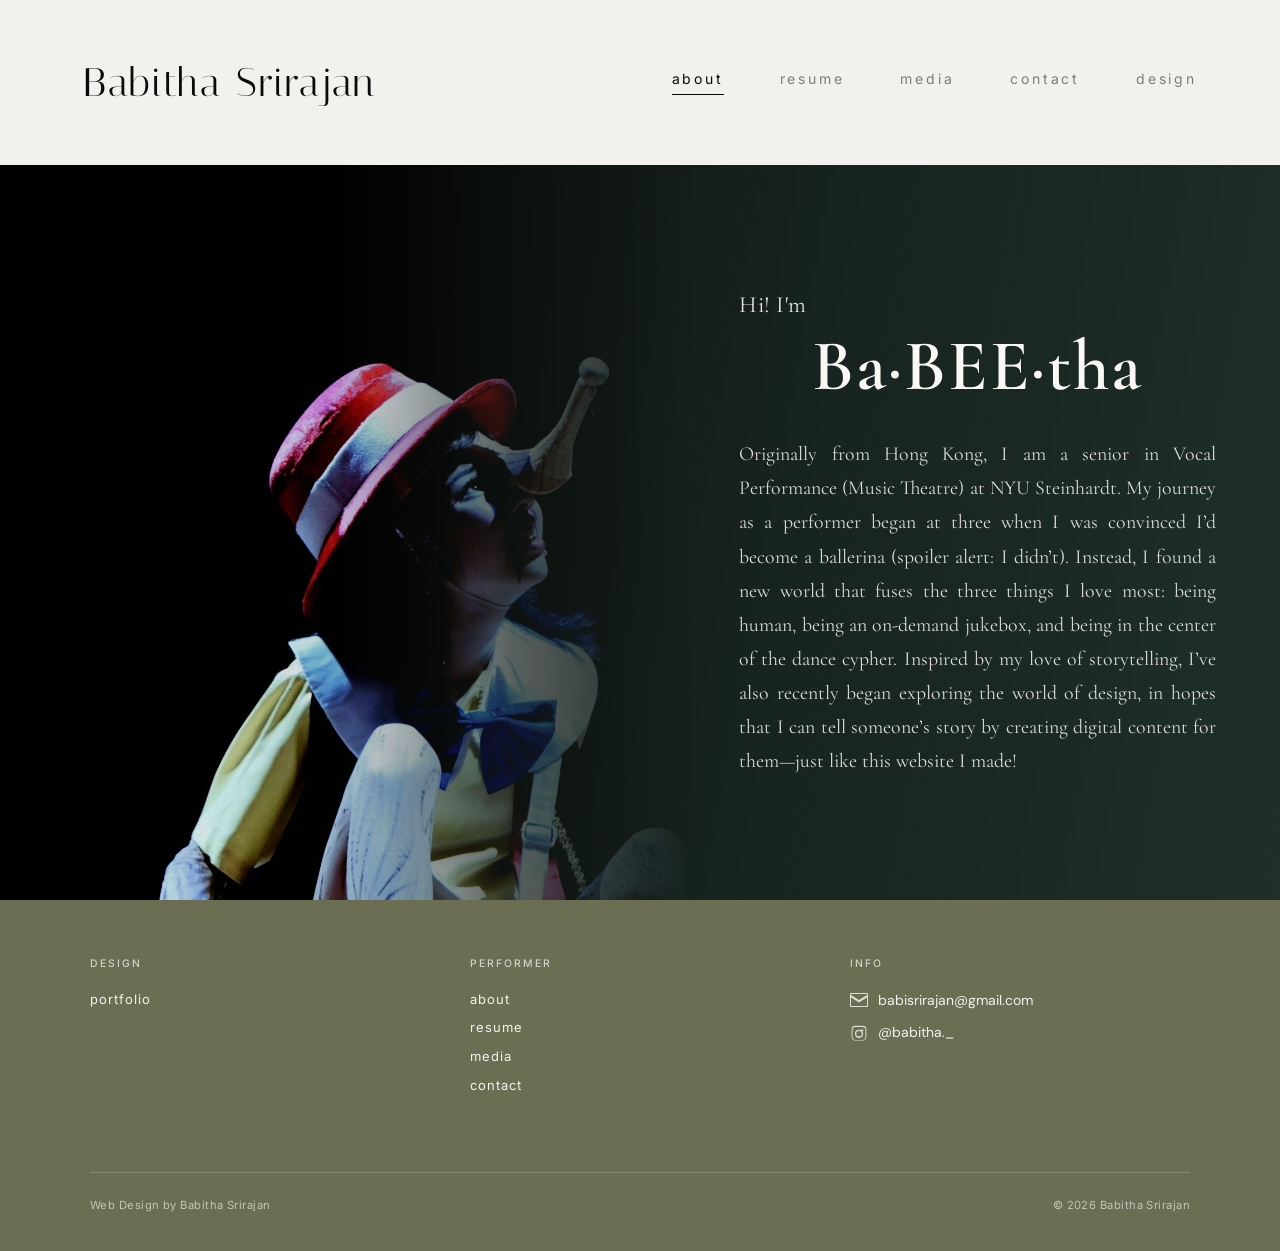
<file: about.html>
<!DOCTYPE html>
<html lang="en">
  <head>
    <meta charset="utf-8" />
    <meta name="viewport" content="width=device-width, initial-scale=1" />
    <title>About — Babitha Srirajan</title>
    <link rel="preconnect" href="https://fonts.googleapis.com" />
    <link rel="preconnect" href="https://fonts.gstatic.com" crossorigin />
    <link
      href="https://fonts.googleapis.com/css2?family=Cormorant+Garamond:ital,wght@0,300;0,400;0,600;1,400&family=DM+Sans:ital,wght@0,400;0,500;1,400&family=Inter:wght@400;500&family=Italiana&display=swap"
      rel="stylesheet"
    />
    <link rel="stylesheet" href="css/styles.css" />
    <link rel="stylesheet" href="css/about.css" />
  </head>
  <body class="page-about">
    <header class="site-header">
      <div class="site-header-inner">
        <a class="logo" href="index.html">Babitha Srirajan</a>
        <button
          type="button"
          class="nav-toggle"
          data-nav-toggle
          aria-expanded="false"
          aria-label="Open menu"
        >
          Menu
        </button>
        <nav class="nav-main" data-nav aria-label="Primary">
          <a class="is-active" href="about.html">about</a>
          <a href="resume.html">resume</a>
          <a href="media.html">media</a>
          <a href="contact.html">contact</a>
          <a href="portfolio.html">design</a>
        </nav>
      </div>
    </header>

    <main>
      <section class="about-hero" aria-labelledby="about-hero-name">
        <div class="about-hero-media">
          <img
            src="pinocchio.jpeg"
            width="1200"
            height="1600"
            alt="Babitha Srirajan in costume on stage"
          />
        </div>
        <div class="about-hero-copy">
          <p class="about-hero-kicker">Hi! I'm</p>
          <h1 class="about-hero-name" id="about-hero-name">Ba·BEE·tha</h1>
          <div class="about-hero-body">
            <p>
              Originally from Hong Kong, I am a senior in Vocal Performance (Music Theatre) at NYU
              Steinhardt. My journey as a performer began at three when I was convinced I’d become a
              ballerina (spoiler alert: I didn’t). Instead, I found a new world that fuses the three
              things I love most: being human, being an on-demand jukebox, and being in the center of
              the dance cypher. Inspired by my love
              of storytelling, I’ve also recently began exploring the world of design, in hopes that I
              can tell someone’s story by creating digital content for them—just like this website I
              made!
            </p>
          </div>
        </div>
      </section>
    </main>

    <footer class="site-footer">
      <div class="container home-footer-grid">
        <div class="home-footer-col">
          <h3 class="home-footer-heading">Design</h3>
          <a class="home-footer-link" href="portfolio.html">portfolio</a>
        </div>
        <div class="home-footer-col">
          <h3 class="home-footer-heading">Performer</h3>
          <nav class="home-footer-nav" aria-label="Footer">
            <a href="about.html">about</a>
            <a href="resume.html">resume</a>
            <a href="media.html">media</a>
            <a href="contact.html">contact</a>
          </nav>
        </div>
        <div class="home-footer-col">
          <h3 class="home-footer-heading">Info</h3>
          <p class="home-footer-line">
            <svg
              class="home-footer-icon"
              width="18"
              height="14"
              viewBox="0 0 18 14"
              aria-hidden="true"
            >
              <path
                fill="currentColor"
                d="M1 0h16a1 1 0 0 1 1 1v12a1 1 0 0 1-1 1H1a1 1 0 0 1-1-1V1a1 1 0 0 1 1-1zm0 2 8 5 8-5V1H1v1zm0 2.5V13h16V4.5l-8 5-8-5z"
              />
            </svg>
            <a href="mailto:babisrirajan@gmail.com">babisrirajan@gmail.com</a>
          </p>
          <p class="home-footer-line">
            <svg
              class="home-footer-icon"
              width="18"
              height="18"
              viewBox="0 0 24 24"
              aria-hidden="true"
            >
              <path
                fill="currentColor"
                d="M12 2.2c3.2 0 3.6 0 4.9.1 3.3.1 4.8 1.7 4.9 4.9 0 1.3.1 1.7.1 4.9s0 3.6-.1 4.9c-.1 3.2-1.7 4.8-4.9 4.9-1.3.1-1.7.1-4.9.1s-3.6 0-4.9-.1c-3.3-.1-4.8-1.7-4.9-4.9 0-1.3-.1-1.7-.1-4.9s0-3.6.1-4.9c.1-3.3 1.7-4.8 4.9-4.9 1.3-.1 1.7-.1 4.9-.1zm0 1.8c-3.1 0-3.5 0-4.7.1-2.7.1-3.8 1.2-3.9 3.9 0 1.2-.1 1.6-.1 4.7s0 3.5.1 4.7c.1 2.7 1.2 3.8 3.9 3.9 1.2 0 1.6.1 4.7.1s3.5 0 4.7-.1c2.7-.1 3.8-1.2 3.9-3.9 0-1.2.1-1.6.1-4.7s0-3.5-.1-4.7c-.1-2.7-1.2-3.8-3.9-3.9-1.2-.1-1.6-.1-4.7-.1zm0 3.5a5.5 5.5 0 1 1 0 11 5.5 5.5 0 0 1 0-11zm0 1.8a3.7 3.7 0 1 0 0 7.4 3.7 3.7 0 0 0 0-7.4zm5.8-.9a1.3 1.3 0 1 1-2.6 0 1.3 1.3 0 0 1 2.6 0z"
              />
            </svg>
            <a href="https://instagram.com/babitha._" rel="noopener noreferrer">@babitha._</a>
          </p>
        </div>
        <div class="home-footer-bottom">
          <span>Web Design by Babitha Srirajan</span>
          <span>© 2026 Babitha Srirajan</span>
        </div>
      </div>
    </footer>

    <script src="js/main.js"></script>
  </body>
</html>
</file>
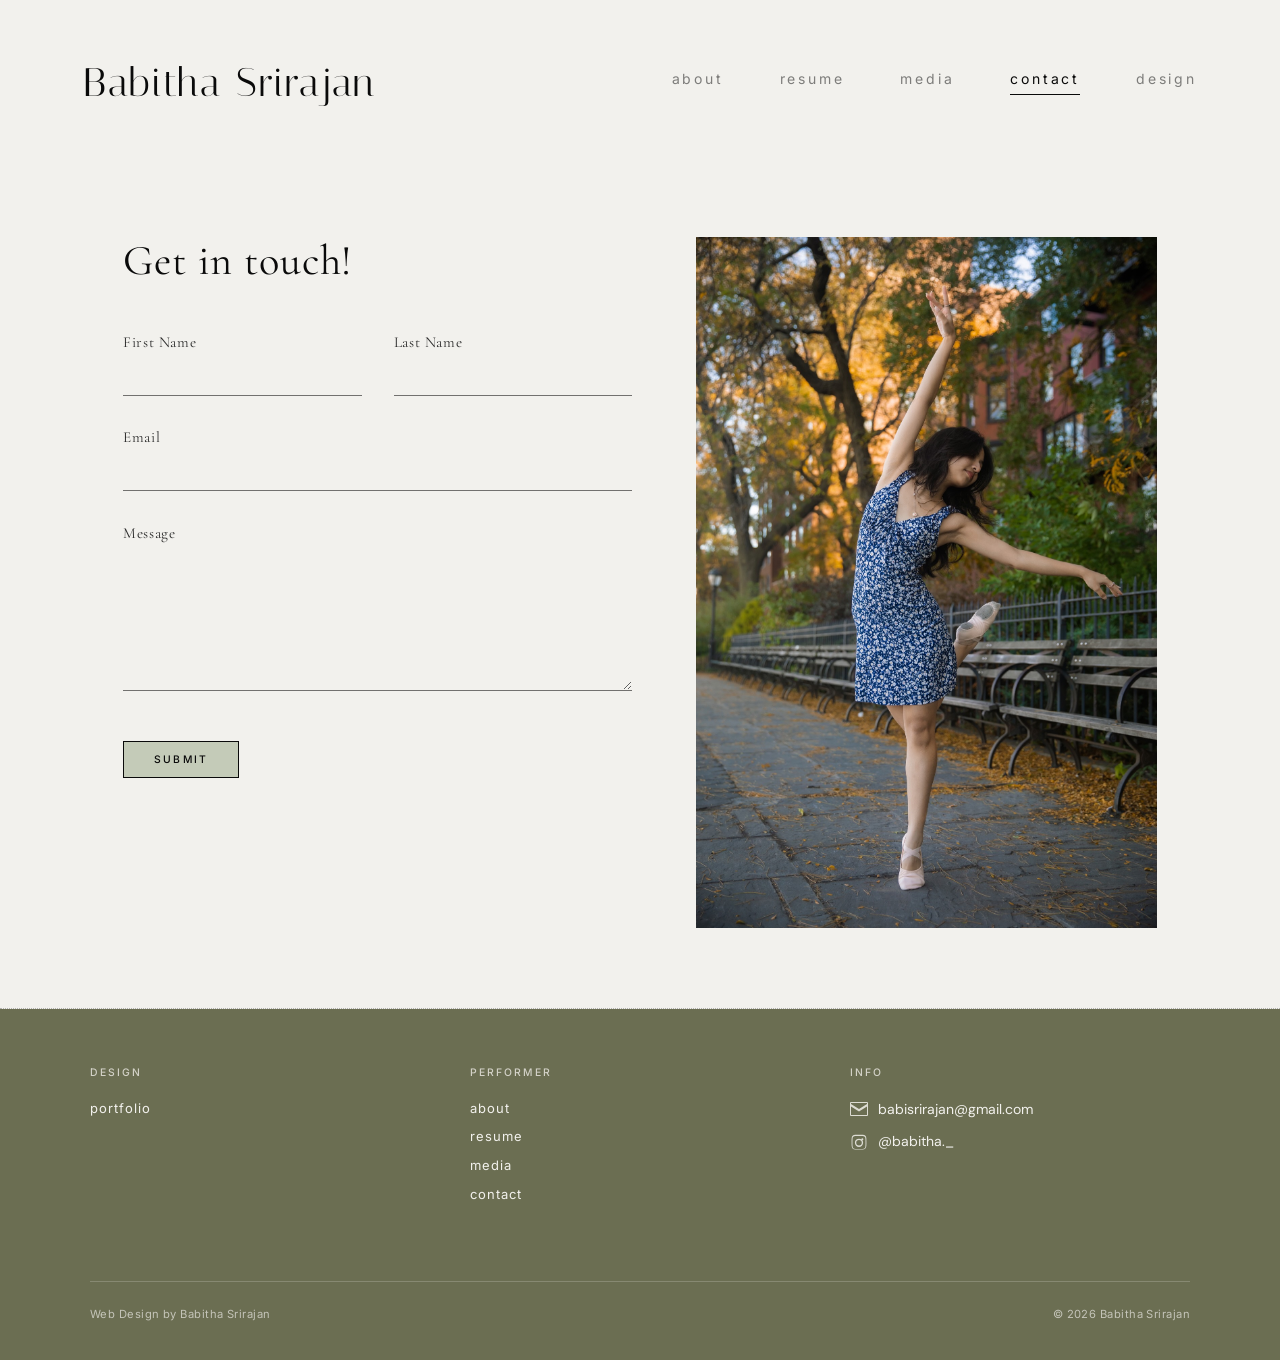
<file: contact.html>
<!DOCTYPE html>
<html lang="en">
  <head>
    <meta charset="utf-8" />
    <meta name="viewport" content="width=device-width, initial-scale=1" />
    <title>Contact — Babitha Srirajan</title>
    <link rel="preconnect" href="https://fonts.googleapis.com" />
    <link rel="preconnect" href="https://fonts.gstatic.com" crossorigin />
    <link
      href="https://fonts.googleapis.com/css2?family=Cormorant+Garamond:ital,wght@0,300;0,400;0,600;1,400&family=DM+Sans:ital,wght@0,400;0,500;1,400&family=Inter:wght@400;500&family=Italiana&display=swap"
      rel="stylesheet"
    />
    <link rel="stylesheet" href="css/styles.css" />
    <link rel="stylesheet" href="css/contact.css" />
  </head>
  <body class="page-contact">
    <header class="site-header">
      <div class="site-header-inner">
        <a class="logo" href="index.html">Babitha Srirajan</a>
        <button
          type="button"
          class="nav-toggle"
          data-nav-toggle
          aria-expanded="false"
          aria-label="Open menu"
        >
          Menu
        </button>
        <nav class="nav-main" data-nav aria-label="Primary">
          <a href="about.html">about</a>
          <a href="resume.html">resume</a>
          <a href="media.html">media</a>
          <a class="is-active" href="contact.html">contact</a>
          <a href="portfolio.html">design</a>
        </nav>
      </div>
    </header>

    <main>
      <div class="contact-page">
        <div class="contact-layout">
          <div class="contact-form-column">
            <h1 class="contact-title" id="contact-heading">Get in touch!</h1>
            <form
              class="contact-form"
              data-contact-form
              aria-labelledby="contact-heading"
            >
              <div class="contact-field-row">
                <div class="contact-field">
                  <label class="contact-label" for="contact-first">First Name</label>
                  <input
                    id="contact-first"
                    type="text"
                    name="firstName"
                    autocomplete="given-name"
                    required
                  />
                </div>
                <div class="contact-field">
                  <label class="contact-label" for="contact-last">Last Name</label>
                  <input
                    id="contact-last"
                    type="text"
                    name="lastName"
                    autocomplete="family-name"
                    required
                  />
                </div>
              </div>
              <div class="contact-field">
                <label class="contact-label" for="contact-email">Email</label>
                <input
                  id="contact-email"
                  type="email"
                  name="email"
                  autocomplete="email"
                  required
                />
              </div>
              <div class="contact-field">
                <label class="contact-label" for="contact-message">Message</label>
                <textarea
                  id="contact-message"
                  name="message"
                  rows="5"
                  required
                ></textarea>
              </div>
              <div class="contact-actions">
                <button type="submit" class="contact-submit">Submit</button>
              </div>
              <p class="contact-error" data-contact-error role="alert" aria-live="polite"></p>
            </form>
            <p class="contact-thanks" data-thanks>Thanks! Nice to meet you :)</p>
          </div>
          <figure class="contact-visual">
            <img
              src="dance/tbcfall2024-40_Original.jpeg"
              width="1365"
              height="2048"
              alt="Babitha dancing outdoors in a blue dress, autumn park"
              loading="eager"
              decoding="async"
            />
          </figure>
        </div>
      </div>
    </main>

    <footer class="site-footer">
      <div class="container home-footer-grid">
        <div class="home-footer-col">
          <h3 class="home-footer-heading">Design</h3>
          <a class="home-footer-link" href="portfolio.html">portfolio</a>
        </div>
        <div class="home-footer-col">
          <h3 class="home-footer-heading">Performer</h3>
          <nav class="home-footer-nav" aria-label="Footer">
            <a href="about.html">about</a>
            <a href="resume.html">resume</a>
            <a href="media.html">media</a>
            <a href="contact.html">contact</a>
          </nav>
        </div>
        <div class="home-footer-col">
          <h3 class="home-footer-heading">Info</h3>
          <p class="home-footer-line">
            <svg
              class="home-footer-icon"
              width="18"
              height="14"
              viewBox="0 0 18 14"
              aria-hidden="true"
            >
              <path
                fill="currentColor"
                d="M1 0h16a1 1 0 0 1 1 1v12a1 1 0 0 1-1 1H1a1 1 0 0 1-1-1V1a1 1 0 0 1 1-1zm0 2 8 5 8-5V1H1v1zm0 2.5V13h16V4.5l-8 5-8-5z"
              />
            </svg>
            <a href="mailto:babisrirajan@gmail.com">babisrirajan@gmail.com</a>
          </p>
          <p class="home-footer-line">
            <svg
              class="home-footer-icon"
              width="18"
              height="18"
              viewBox="0 0 24 24"
              aria-hidden="true"
            >
              <path
                fill="currentColor"
                d="M12 2.2c3.2 0 3.6 0 4.9.1 3.3.1 4.8 1.7 4.9 4.9 0 1.3.1 1.7.1 4.9s0 3.6-.1 4.9c-.1 3.2-1.7 4.8-4.9 4.9-1.3.1-1.7.1-4.9.1s-3.6 0-4.9-.1c-3.3-.1-4.8-1.7-4.9-4.9 0-1.3-.1-1.7-.1-4.9s0-3.6.1-4.9c.1-3.3 1.7-4.8 4.9-4.9 1.3-.1 1.7-.1 4.9-.1zm0 1.8c-3.1 0-3.5 0-4.7.1-2.7.1-3.8 1.2-3.9 3.9 0 1.2-.1 1.6-.1 4.7s0 3.5.1 4.7c.1 2.7 1.2 3.8 3.9 3.9 1.2 0 1.6.1 4.7.1s3.5 0 4.7-.1c2.7-.1 3.8-1.2 3.9-3.9 0-1.2.1-1.6.1-4.7s0-3.5-.1-4.7c-.1-2.7-1.2-3.8-3.9-3.9-1.2-.1-1.6-.1-4.7-.1zm0 3.5a5.5 5.5 0 1 1 0 11 5.5 5.5 0 0 1 0-11zm0 1.8a3.7 3.7 0 1 0 0 7.4 3.7 3.7 0 0 0 0-7.4zm5.8-.9a1.3 1.3 0 1 1-2.6 0 1.3 1.3 0 0 1 2.6 0z"
              />
            </svg>
            <a href="https://instagram.com/babitha._" rel="noopener noreferrer">@babitha._</a>
          </p>
        </div>
        <div class="home-footer-bottom">
          <span>Web Design by Babitha Srirajan</span>
          <span>© 2026 Babitha Srirajan</span>
        </div>
      </div>
    </footer>

    <script src="js/main.js"></script>
  </body>
</html>
</file>
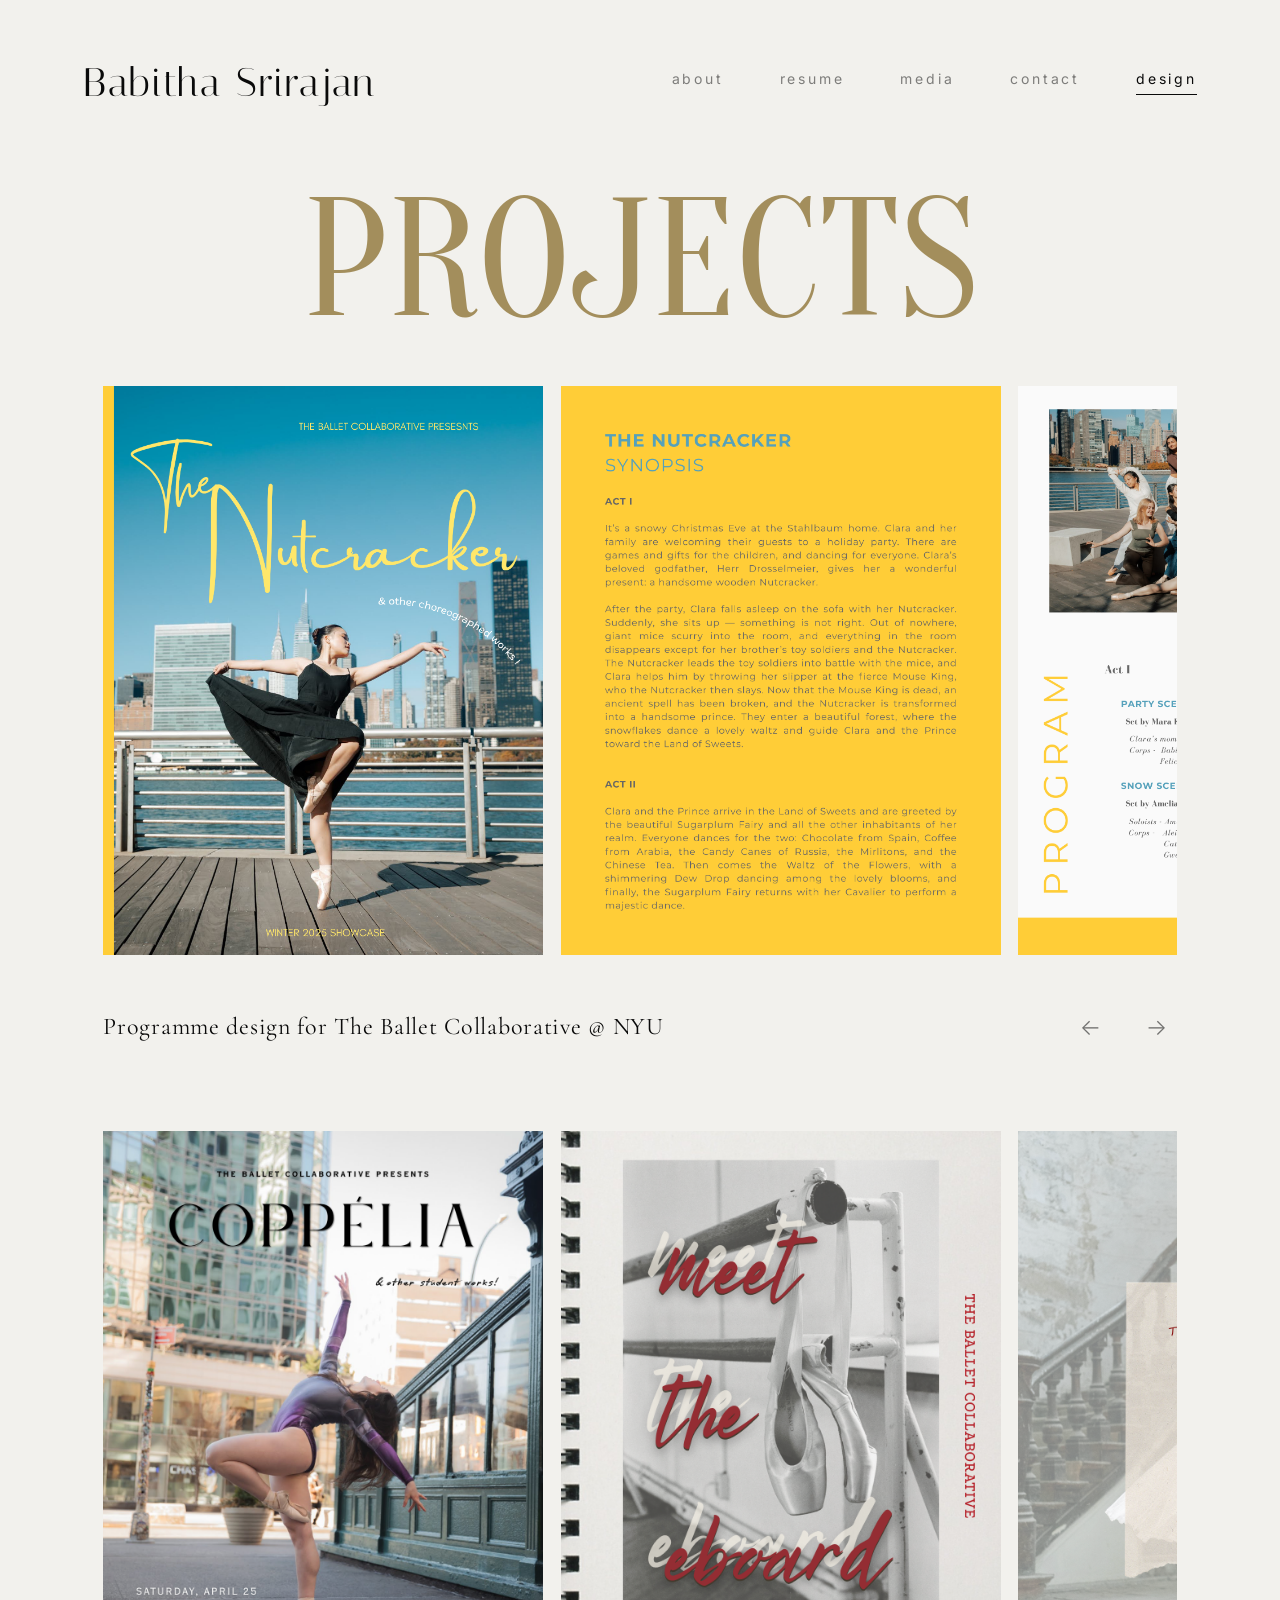
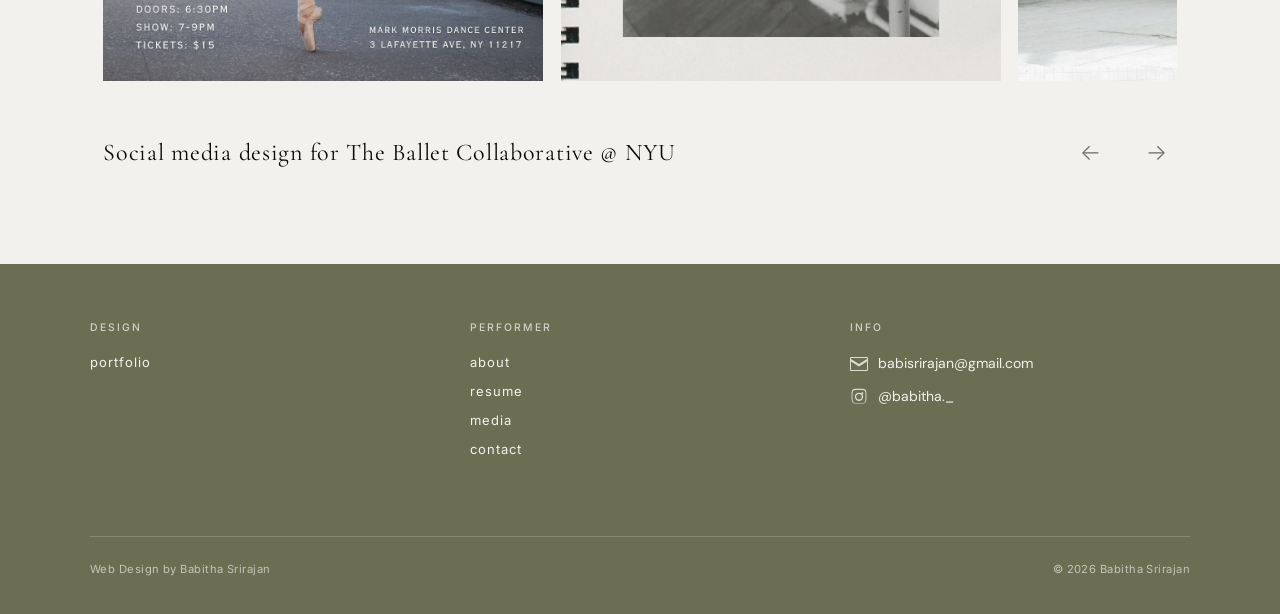
<file: portfolio.html>
<!DOCTYPE html>
<html lang="en">
  <head>
    <meta charset="utf-8" />
    <meta name="viewport" content="width=device-width, initial-scale=1" />
    <title>Design — Babitha Srirajan</title>
    <link rel="preconnect" href="https://fonts.googleapis.com" />
    <link rel="preconnect" href="https://fonts.gstatic.com" crossorigin />
    <link
      href="https://fonts.googleapis.com/css2?family=Cormorant+Garamond:ital,wght@0,300;0,400;0,600;1,400&family=DM+Sans:ital,wght@0,400;0,500;1,400&family=Inter:wght@400;500&family=Italiana&family=Oranienbaum&display=swap"
      rel="stylesheet"
    />
    <link rel="stylesheet" href="css/styles.css" />
    <link rel="stylesheet" href="css/portfolio.css" />
  </head>
  <body class="page-portfolio">
    <header class="site-header">
      <div class="site-header-inner">
        <a class="logo" href="index.html">Babitha Srirajan</a>
        <button
          type="button"
          class="nav-toggle"
          data-nav-toggle
          aria-expanded="false"
          aria-label="Open menu"
        >
          Menu
        </button>
        <nav class="nav-main" data-nav aria-label="Primary">
          <a href="about.html">about</a>
          <a href="resume.html">resume</a>
          <a href="media.html">media</a>
          <a href="contact.html">contact</a>
          <a class="is-active" href="portfolio.html">design</a>
        </nav>
      </div>
    </header>

    <main>
      <header class="portfolio-hero">
        <h1 class="portfolio-mega">
          <span class="portfolio-mega__track">
            <span class="portfolio-mega__seg">projects</span>
            <span class="portfolio-mega__seg" aria-hidden="true">projects</span>
          </span>
        </h1>
      </header>

      <div class="portfolio-content">
        <section class="portfolio-project" aria-labelledby="proj-programme">
          <div
            class="portfolio-strip portfolio-strip--scroll"
            data-portfolio-strip
          >
            <img
              src="design/1.png"
              alt="The Nutcracker — showcase poster, dancer on the pier with NYC skyline"
              width="1200"
              height="1800"
              loading="eager"
              decoding="async"
            />
            <img
              src="design/2.png"
              alt="The Nutcracker — synopsis, gold panel"
              width="1200"
              height="1800"
              loading="lazy"
              decoding="async"
            />
            <img
              src="design/3.png"
              alt="The Nutcracker — programme, Act II"
              width="1200"
              height="1800"
              loading="lazy"
              decoding="async"
            />
            <img
              src="design/4.png"
              alt="The Nutcracker — programme, Act I with company photo"
              width="1200"
              height="1800"
              loading="lazy"
              decoding="async"
            />
            <img
              src="design/5.png"
              alt="The Nutcracker — programme, other works"
              width="1200"
              height="1800"
              loading="lazy"
              decoding="async"
            />
            <img
              src="design/6.png"
              alt="The Ballet Collaborative — executive board thanks"
              width="1200"
              height="1800"
              loading="lazy"
              decoding="async"
            />
          </div>
          <div class="portfolio-project-footer">
            <h2 id="proj-programme" class="portfolio-project-heading">
              Programme design for The Ballet Collaborative @ NYU
            </h2>
            <div class="portfolio-strip-nav">
              <button
                type="button"
                class="portfolio-strip-btn"
                data-portfolio-prev
                aria-label="Show previous images"
              >
                ←
              </button>
              <button
                type="button"
                class="portfolio-strip-btn"
                data-portfolio-next
                aria-label="Show next images"
              >
                →
              </button>
            </div>
          </div>
        </section>

        <section class="portfolio-project" aria-labelledby="proj-events">
          <div
            class="portfolio-strip portfolio-strip--scroll"
            data-portfolio-strip
          >
            <img
              src="design/2.1.png"
              alt="Coppélia — performance poster, dancer on the street with event details"
              width="1200"
              height="1800"
              loading="lazy"
              decoding="async"
            />
            <img
              src="design/2.2.png"
              alt="Meet the e-board — spiral notebook graphic with studio photo"
              width="1200"
              height="1800"
              loading="lazy"
              decoding="async"
            />
            <img
              src="design/2.3.png"
              alt="Open class — flyer with cream paper overlay on dancer in studio"
              width="1200"
              height="1800"
              loading="lazy"
              decoding="async"
            />
            <img
              src="design/2.4.png"
              alt="Spring auditions — lace border poster with dancer silhouette"
              width="1200"
              height="1800"
              loading="lazy"
              decoding="async"
            />
            <img
              src="design/2.5.png"
              alt="Spring Club Fest — calendar grid graphic with event times"
              width="1200"
              height="1800"
              loading="lazy"
              decoding="async"
            />
          </div>
          <div class="portfolio-project-footer">
            <h2 id="proj-events" class="portfolio-project-heading">
              Social media design for The Ballet Collaborative @ NYU
            </h2>
            <div class="portfolio-strip-nav">
              <button
                type="button"
                class="portfolio-strip-btn"
                data-portfolio-prev
                aria-label="Show previous images"
              >
                ←
              </button>
              <button
                type="button"
                class="portfolio-strip-btn"
                data-portfolio-next
                aria-label="Show next images"
              >
                →
              </button>
            </div>
          </div>
        </section>
      </div>
    </main>

    <footer class="site-footer">
      <div class="container home-footer-grid">
        <div class="home-footer-col">
          <h3 class="home-footer-heading">Design</h3>
          <a class="home-footer-link" href="portfolio.html">portfolio</a>
        </div>
        <div class="home-footer-col">
          <h3 class="home-footer-heading">Performer</h3>
          <nav class="home-footer-nav" aria-label="Footer">
            <a href="about.html">about</a>
            <a href="resume.html">resume</a>
            <a href="media.html">media</a>
            <a href="contact.html">contact</a>
          </nav>
        </div>
        <div class="home-footer-col">
          <h3 class="home-footer-heading">Info</h3>
          <p class="home-footer-line">
            <svg
              class="home-footer-icon"
              width="18"
              height="14"
              viewBox="0 0 18 14"
              aria-hidden="true"
            >
              <path
                fill="currentColor"
                d="M1 0h16a1 1 0 0 1 1 1v12a1 1 0 0 1-1 1H1a1 1 0 0 1-1-1V1a1 1 0 0 1 1-1zm0 2 8 5 8-5V1H1v1zm0 2.5V13h16V4.5l-8 5-8-5z"
              />
            </svg>
            <a href="mailto:babisrirajan@gmail.com">babisrirajan@gmail.com</a>
          </p>
          <p class="home-footer-line">
            <svg
              class="home-footer-icon"
              width="18"
              height="18"
              viewBox="0 0 24 24"
              aria-hidden="true"
            >
              <path
                fill="currentColor"
                d="M12 2.2c3.2 0 3.6 0 4.9.1 3.3.1 4.8 1.7 4.9 4.9 0 1.3.1 1.7.1 4.9s0 3.6-.1 4.9c-.1 3.2-1.7 4.8-4.9 4.9-1.3.1-1.7.1-4.9.1s-3.6 0-4.9-.1c-3.3-.1-4.8-1.7-4.9-4.9 0-1.3-.1-1.7-.1-4.9s0-3.6.1-4.9c.1-3.3 1.7-4.8 4.9-4.9 1.3-.1 1.7-.1 4.9-.1zm0 1.8c-3.1 0-3.5 0-4.7.1-2.7.1-3.8 1.2-3.9 3.9 0 1.2-.1 1.6-.1 4.7s0 3.5.1 4.7c.1 2.7 1.2 3.8 3.9 3.9 1.2 0 1.6.1 4.7.1s3.5 0 4.7-.1c2.7-.1 3.8-1.2 3.9-3.9 0-1.2.1-1.6.1-4.7s0-3.5-.1-4.7c-.1-2.7-1.2-3.8-3.9-3.9-1.2-.1-1.6-.1-4.7-.1zm0 3.5a5.5 5.5 0 1 1 0 11 5.5 5.5 0 0 1 0-11zm0 1.8a3.7 3.7 0 1 0 0 7.4 3.7 3.7 0 0 0 0-7.4zm5.8-.9a1.3 1.3 0 1 1-2.6 0 1.3 1.3 0 0 1 2.6 0z"
              />
            </svg>
            <a href="https://instagram.com/babitha._" rel="noopener noreferrer">@babitha._</a>
          </p>
        </div>
        <div class="home-footer-bottom">
          <span>Web Design by Babitha Srirajan</span>
          <span>© 2026 Babitha Srirajan</span>
        </div>
      </div>
    </footer>

    <script src="js/main.js"></script>
  </body>
</html>
</file>
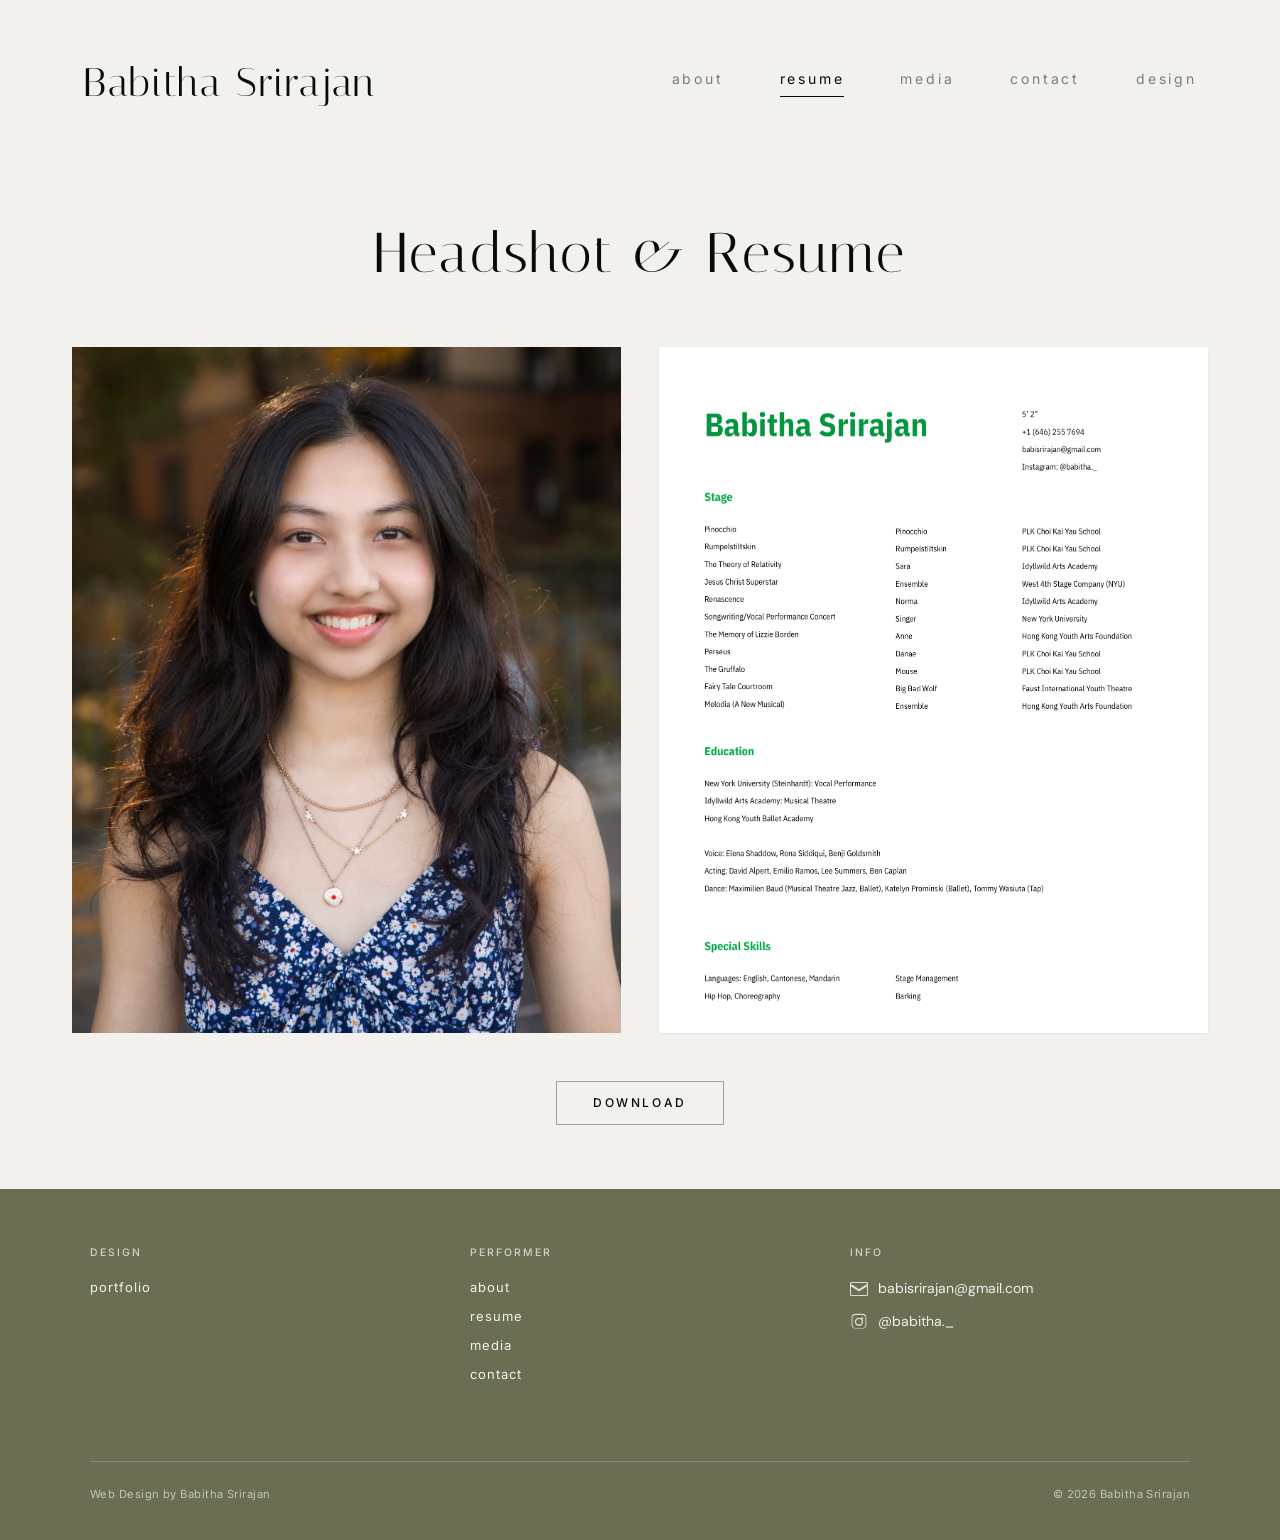
<file: resume.html>
<!DOCTYPE html>
<html lang="en">
  <head>
    <meta charset="utf-8" />
    <meta name="viewport" content="width=device-width, initial-scale=1" />
    <title>Resume — Babitha Srirajan</title>
    <link rel="preconnect" href="https://fonts.googleapis.com" />
    <link rel="preconnect" href="https://fonts.gstatic.com" crossorigin />
    <link
      href="https://fonts.googleapis.com/css2?family=Cormorant+Garamond:ital,wght@0,300;0,400;0,600;1,400&family=DM+Sans:ital,wght@0,400;0,500;1,400&family=Inter:wght@400;500&family=Italiana&display=swap"
      rel="stylesheet"
    />
    <link rel="stylesheet" href="css/styles.css" />
    <link rel="stylesheet" href="css/resume.css" />
  </head>
  <body class="page-resume">
    <header class="site-header">
      <div class="site-header-inner">
        <a class="logo" href="index.html">Babitha Srirajan</a>
        <button
          type="button"
          class="nav-toggle"
          data-nav-toggle
          aria-expanded="false"
          aria-label="Open menu"
        >
          Menu
        </button>
        <nav class="nav-main" data-nav aria-label="Primary">
          <a href="about.html">about</a>
          <a class="is-active" href="resume.html">resume</a>
          <a href="media.html">media</a>
          <a href="contact.html">contact</a>
          <a href="portfolio.html">design</a>
        </nav>
      </div>
    </header>

    <main>
      <header class="resume-page-title">
        <h1>Headshot &amp; Resume</h1>
      </header>

      <div class="resume-split">
        <div class="resume-photo">
          <img
            src="Babitha_Srirajan_Headshot.JPG"
            width="1200"
            height="1600"
            alt="Babitha Srirajan headshot"
          />
        </div>
        <figure class="resume-sheet">
          <a
            class="resume-sheet-hit"
            href="ResumeNEW_merged.pdf"
            target="_blank"
            rel="noopener noreferrer"
            aria-label="Open resume PDF in a new tab"
          >
            <img
              class="resume-doc-image"
              src="resume-document.png"
              width="1545"
              height="2000"
              alt="Babitha Srirajan resume"
              loading="lazy"
            />
            <span class="resume-sheet-overlay" aria-hidden="true">SEE PDF</span>
          </a>
        </figure>
      </div>

      <div class="resume-download-wrap">
        <button
          type="button"
          class="resume-download-btn"
          data-resume-download
          data-resume-src="ResumeNEW_merged.pdf"
          data-resume-filename="Babitha Srirajan Resume.pdf"
          aria-label="Download resume PDF"
        >
          Download
        </button>
      </div>
    </main>

    <footer class="site-footer">
      <div class="container home-footer-grid">
        <div class="home-footer-col">
          <h3 class="home-footer-heading">Design</h3>
          <a class="home-footer-link" href="portfolio.html">portfolio</a>
        </div>
        <div class="home-footer-col">
          <h3 class="home-footer-heading">Performer</h3>
          <nav class="home-footer-nav" aria-label="Footer">
            <a href="about.html">about</a>
            <a href="resume.html">resume</a>
            <a href="media.html">media</a>
            <a href="contact.html">contact</a>
          </nav>
        </div>
        <div class="home-footer-col">
          <h3 class="home-footer-heading">Info</h3>
          <p class="home-footer-line">
            <svg
              class="home-footer-icon"
              width="18"
              height="14"
              viewBox="0 0 18 14"
              aria-hidden="true"
            >
              <path
                fill="currentColor"
                d="M1 0h16a1 1 0 0 1 1 1v12a1 1 0 0 1-1 1H1a1 1 0 0 1-1-1V1a1 1 0 0 1 1-1zm0 2 8 5 8-5V1H1v1zm0 2.5V13h16V4.5l-8 5-8-5z"
              />
            </svg>
            <a href="mailto:babisrirajan@gmail.com">babisrirajan@gmail.com</a>
          </p>
          <p class="home-footer-line">
            <svg
              class="home-footer-icon"
              width="18"
              height="18"
              viewBox="0 0 24 24"
              aria-hidden="true"
            >
              <path
                fill="currentColor"
                d="M12 2.2c3.2 0 3.6 0 4.9.1 3.3.1 4.8 1.7 4.9 4.9 0 1.3.1 1.7.1 4.9s0 3.6-.1 4.9c-.1 3.2-1.7 4.8-4.9 4.9-1.3.1-1.7.1-4.9.1s-3.6 0-4.9-.1c-3.3-.1-4.8-1.7-4.9-4.9 0-1.3-.1-1.7-.1-4.9s0-3.6.1-4.9c.1-3.3 1.7-4.8 4.9-4.9 1.3-.1 1.7-.1 4.9-.1zm0 1.8c-3.1 0-3.5 0-4.7.1-2.7.1-3.8 1.2-3.9 3.9 0 1.2-.1 1.6-.1 4.7s0 3.5.1 4.7c.1 2.7 1.2 3.8 3.9 3.9 1.2 0 1.6.1 4.7.1s3.5 0 4.7-.1c2.7-.1 3.8-1.2 3.9-3.9 0-1.2.1-1.6.1-4.7s0-3.5-.1-4.7c-.1-2.7-1.2-3.8-3.9-3.9-1.2-.1-1.6-.1-4.7-.1zm0 3.5a5.5 5.5 0 1 1 0 11 5.5 5.5 0 0 1 0-11zm0 1.8a3.7 3.7 0 1 0 0 7.4 3.7 3.7 0 0 0 0-7.4zm5.8-.9a1.3 1.3 0 1 1-2.6 0 1.3 1.3 0 0 1 2.6 0z"
              />
            </svg>
            <a href="https://instagram.com/babitha._" rel="noopener noreferrer">@babitha._</a>
          </p>
        </div>
        <div class="home-footer-bottom">
          <span>Web Design by Babitha Srirajan</span>
          <span>© 2026 Babitha Srirajan</span>
        </div>
      </div>
    </footer>

    <script src="js/main.js"></script>
  </body>
</html>
</file>
<file: css/styles.css>
/* Babitha Srirajan — portfolio recreation */

:root {
  --bg: #0c0c0c;
  --bg-elevated: #141414;
  --text: #f0ebe4;
  --text-muted: #9a948a;
  --accent: #c4a574;
  --accent-soft: rgba(196, 165, 116, 0.15);
  --border: rgba(240, 235, 228, 0.12);
  --font-display: "Cormorant Garamond", Georgia, serif;
  --font-body: "DM Sans", system-ui, sans-serif;
  --space: clamp(1rem, 4vw, 2.5rem);
  --max: 1100px;
}

*,
*::before,
*::after {
  box-sizing: border-box;
}

html {
  scroll-behavior: smooth;
}

body {
  margin: 0;
  min-height: 100vh;
  background: var(--bg);
  color: var(--text);
  font-family: var(--font-body);
  font-size: 1rem;
  line-height: 1.6;
  -webkit-font-smoothing: antialiased;
}

a {
  color: var(--accent);
  text-decoration: none;
  transition: color 0.2s ease, opacity 0.2s ease;
}

a:hover {
  color: var(--text);
}

img {
  max-width: 100%;
  height: auto;
  display: block;
}

/* ---------- Layout ---------- */

.site-header {
  position: relative;
  z-index: 100;
  padding: 1.25rem var(--space);
  background: linear-gradient(to bottom, var(--bg) 0%, transparent 100%);
  pointer-events: none;
}

.site-header-inner {
  max-width: var(--max);
  margin: 0 auto;
  display: flex;
  align-items: center;
  justify-content: space-between;
  pointer-events: auto;
}

.logo {
  font-family: var(--font-display);
  font-size: 1.1rem;
  font-weight: 600;
  letter-spacing: 0.2em;
  text-transform: uppercase;
  color: var(--text);
}

.logo:hover {
  color: var(--accent);
}

.nav-main {
  display: flex;
  align-items: center;
  gap: 1.75rem;
}

.nav-main a {
  font-size: 0.78rem;
  letter-spacing: 0.14em;
  text-transform: uppercase;
  color: var(--text-muted);
}

.nav-main a:hover,
.nav-main a.is-active {
  color: var(--text);
}

.nav-toggle {
  display: none;
  background: none;
  border: 1px solid var(--border);
  color: var(--text);
  padding: 0.5rem 0.75rem;
  font-family: var(--font-body);
  font-size: 0.7rem;
  letter-spacing: 0.1em;
  text-transform: uppercase;
  cursor: pointer;
}

main {
  padding-top: 2.5rem;
  padding-bottom: 4rem;
}

.container {
  width: min(100% - 2 * var(--space), var(--max));
  margin-inline: auto;
}

/* ---------- Hero (home) ---------- */

.hero {
  min-height: calc(100vh - 6rem);
  display: flex;
  flex-direction: column;
  justify-content: center;
  padding-block: 3rem 4rem;
}

.hero-name {
  font-family: var(--font-display);
  font-weight: 400;
  line-height: 0.95;
  letter-spacing: 0.02em;
}

.hero-name .line1 {
  display: block;
  font-size: clamp(3rem, 12vw, 7.5rem);
  font-weight: 300;
}

.hero-name .line2 {
  display: block;
  font-size: clamp(3rem, 12vw, 7.5rem);
  font-weight: 600;
  margin-top: 0.05em;
}

.hero-tagline {
  margin-top: 2rem;
  font-size: 0.85rem;
  letter-spacing: 0.25em;
  text-transform: uppercase;
  color: var(--text-muted);
}

/* ---------- Sections ---------- */

.section {
  margin-top: 5rem;
}

.section-title {
  font-family: var(--font-display);
  font-size: clamp(2rem, 5vw, 3rem);
  font-weight: 400;
  margin: 0 0 1.5rem;
}

.section-lead {
  color: var(--text-muted);
  max-width: 52ch;
  font-size: 1.05rem;
}

/* ---------- Connect form ---------- */

.connect-block {
  margin-top: 4rem;
  padding: 2.5rem;
  background: var(--bg-elevated);
  border: 1px solid var(--border);
  border-radius: 2px;
}

.connect-block h2 {
  font-family: var(--font-display);
  font-size: clamp(1.75rem, 4vw, 2.5rem);
  font-weight: 400;
  margin: 0 0 1.5rem;
}

.form-grid {
  display: grid;
  gap: 1rem;
}

.form-grid input,
.form-grid textarea {
  width: 100%;
  padding: 0.85rem 1rem;
  background: var(--bg);
  border: 1px solid var(--border);
  color: var(--text);
  font-family: var(--font-body);
  font-size: 0.95rem;
}

.form-grid input:focus,
.form-grid textarea:focus {
  outline: none;
  border-color: var(--accent);
}

.form-grid textarea {
  min-height: 120px;
  resize: vertical;
}

.btn {
  display: inline-block;
  padding: 0.9rem 2rem;
  background: transparent;
  border: 1px solid var(--accent);
  color: var(--accent);
  font-family: var(--font-body);
  font-size: 0.75rem;
  letter-spacing: 0.2em;
  text-transform: uppercase;
  cursor: pointer;
  transition: background 0.2s, color 0.2s;
}

.btn:hover {
  background: var(--accent);
  color: var(--bg);
}

.form-thanks {
  display: none;
  margin-top: 1rem;
  font-family: var(--font-display);
  font-size: 1.35rem;
  color: var(--accent);
}

.form-thanks.is-visible {
  display: block;
}

.form-contact-error {
  display: none;
  margin-top: 0.85rem;
  font-family: var(--font-body, system-ui, sans-serif);
  font-size: 0.95rem;
  font-weight: 500;
  color: #8b2942;
}

.form-contact-error.is-visible {
  display: block;
}

/* ---------- Gallery ---------- */

.gallery-intro {
  margin-bottom: 3rem;
}

.gallery-intro .section-title {
  margin-bottom: 1rem;
}

.gallery-section {
  margin-top: 4rem;
}

.gallery-section h2 {
  font-family: var(--font-display);
  font-size: 1.5rem;
  font-weight: 400;
  letter-spacing: 0.15em;
  text-transform: uppercase;
  margin: 0 0 1.25rem;
  color: var(--accent);
}

.gallery-grid {
  display: grid;
  grid-template-columns: repeat(auto-fill, minmax(260px, 1fr));
  gap: 1rem;
}

.gallery-item {
  aspect-ratio: 3 / 4;
  background: var(--bg-elevated);
  border: 1px solid var(--border);
  overflow: hidden;
  position: relative;
}

.gallery-item img {
  width: 100%;
  height: 100%;
  object-fit: cover;
  opacity: 0.9;
  transition: opacity 0.3s, transform 0.4s ease;
}

.gallery-item:hover img {
  opacity: 1;
  transform: scale(1.03);
}

/* ---------- Portfolio ---------- */

.portfolio-lead {
  font-size: 0.85rem;
  letter-spacing: 0.35em;
  text-transform: uppercase;
  color: var(--text-muted);
  margin-bottom: 2rem;
}

.project-list {
  display: flex;
  flex-direction: column;
  gap: 3rem;
}

.project-card {
  display: grid;
  gap: 1.5rem;
  padding-bottom: 3rem;
  border-bottom: 1px solid var(--border);
}

@media (min-width: 800px) {
  .project-card {
    grid-template-columns: 1.1fr 1fr;
    align-items: start;
  }
}

.project-visual {
  aspect-ratio: 16 / 10;
  background: linear-gradient(145deg, var(--bg-elevated), #1a1816);
  border: 1px solid var(--border);
}

.project-card h2 {
  font-family: var(--font-display);
  font-size: clamp(1.5rem, 3vw, 2rem);
  font-weight: 400;
  margin: 0;
  line-height: 1.25;
}

.project-card p {
  margin: 0.75rem 0 0;
  color: var(--text-muted);
  font-size: 0.95rem;
}

/* ---------- Footer ---------- */

.site-footer {
  margin-top: 5rem;
  padding: 3rem var(--space);
  border-top: 1px solid var(--border);
}

.footer-tags {
  display: flex;
  flex-wrap: wrap;
  gap: 0.75rem 1.5rem;
  margin-bottom: 2rem;
}

.footer-tags span {
  font-family: var(--font-display);
  font-size: 1.15rem;
  color: var(--text-muted);
}

.footer-tags span strong {
  color: var(--text);
  font-weight: 500;
}

.footer-contact {
  font-size: 0.95rem;
}

.footer-contact p {
  margin: 0.35rem 0;
}

.footer-meta {
  margin-top: 2rem;
  padding-top: 2rem;
  border-top: 1px solid var(--border);
  font-size: 0.8rem;
  color: var(--text-muted);
  display: flex;
  flex-wrap: wrap;
  gap: 1rem;
  justify-content: space-between;
  align-items: center;
}

.footer-nav {
  display: flex;
  flex-wrap: wrap;
  gap: 1rem 1.5rem;
}

.footer-nav a {
  font-size: 0.72rem;
  letter-spacing: 0.12em;
  text-transform: uppercase;
  color: var(--text-muted);
}

.footer-nav a:hover {
  color: var(--text);
}

/* ---------- Mobile nav ---------- */

@media (max-width: 900px) {
  .nav-toggle {
    display: block;
  }

  .nav-main {
    position: absolute;
    z-index: 101;
    top: 0;
    right: 0;
    width: min(280px, 85vw);
    height: 100vh;
    min-height: 100vh;
    background: var(--bg);
    border-left: 1px solid var(--border);
    flex-direction: column;
    align-items: flex-start;
    padding: 5rem 1.5rem 2rem;
    gap: 1.25rem;
    transform: translateX(100%);
    transition: transform 0.3s ease;
    pointer-events: none;
  }

  .nav-main.is-open {
    transform: translateX(0);
    pointer-events: auto;
  }

  .nav-main a {
    font-size: 0.85rem;
  }
}

body.nav-open {
  overflow: hidden;
}
</file>
<file: css/about.css>
/* About page — mockup: cream header, dark split hero, olive footer */

body.page-about {
  --about-cream: #f2f1ed;
  --about-olive: #6b6e52;
  --about-olive-deep: #5c5f47;
  /* Hero ombre — shared seam tone + green-gray stops (opaque copy column only) */
  --about-hero-seam: #101513;
  --about-ombre-b: #101513;
  --about-ombre-c: #131b17;
  --about-ombre-d: #172320;
  --about-ombre-e: #1b2924;
  --about-ombre-f: #1e3029;
  --about-header-h: 165px;
  background: var(--about-cream);
  color: #0a0a0a;
}

body.page-about a {
  color: inherit;
}

body.page-about main {
  padding-top: 0;
  padding-bottom: 0;
}

/* ---------- Header — mock: full-width cream bar, serif name, Inter nav, active rule ---------- */

body.page-about .site-header {
  position: relative;
  z-index: 100;
  height: var(--about-header-h);
  min-height: var(--about-header-h);
  padding: 0;
  box-sizing: border-box;
  background: var(--about-cream);
  border-bottom: none;
  pointer-events: none;
}

body.page-about .site-header-inner {
  max-width: none;
  width: 100%;
  height: 100%;
  margin: 0 auto;
  padding-inline: clamp(2rem, 6.5vw, 5.75rem);
  display: flex;
  align-items: center;
  justify-content: space-between;
  pointer-events: auto;
}

/* Logo — Italiana 40px / 400 (mock) */
body.page-about .logo {
  font-family: "Italiana", Georgia, serif;
  font-size: 40px;
  font-weight: 400;
  font-style: normal;
  letter-spacing: 0.04em;
  text-transform: none;
  line-height: 1;
  color: #0a0a0a;
  text-decoration: none;
  transition: opacity 0s;
}

body.page-about .logo:hover {
  color: #0a0a0a;
  opacity: 0.5;
}

/* Nav: Inter, small lowercase + tracking (matches hero nav mock) */
body.page-about .nav-main {
  display: flex;
  align-items: center;
  gap: clamp(2rem, 4.5vw, 3.5rem);
}

body.page-about .nav-main a {
  display: inline-block;
  opacity: 1;
  font-family: "Inter", system-ui, -apple-system, sans-serif;
  font-size: 14px;
  font-weight: 400;
  font-style: normal;
  letter-spacing: 0.2em;
  text-transform: lowercase;
  line-height: 1.35;
  color: rgba(10, 10, 10, 0.5);
  text-decoration: none;
  padding-bottom: 0.35em;
  border-bottom: 1px solid transparent;
  transition: color 0.2s ease, border-color 0.2s ease;
  -webkit-font-smoothing: antialiased;
  -moz-osx-font-smoothing: grayscale;
  font-feature-settings: "kern" 1, "liga" 1;
}

body.page-about .nav-main a:hover:not(.is-active),
body.page-about .nav-main a:focus-visible:not(.is-active) {
  opacity: 1;
  color: #0a0a0a;
  border-bottom-color: transparent;
}

body.page-about .nav-main a.is-active {
  opacity: 1;
  color: #0a0a0a;
  border-bottom-color: #0a0a0a;
}

body.page-about .nav-main a.is-active:hover,
body.page-about .nav-main a.is-active:focus-visible {
  opacity: 1;
  color: #0a0a0a;
  border-bottom-color: #0a0a0a;
}

body.page-about .nav-main a:focus-visible {
  outline: none;
}

body.page-about .nav-toggle {
  font-family: "Inter", system-ui, sans-serif;
  font-size: 0.65rem;
  font-weight: 400;
  letter-spacing: 0.18em;
  text-transform: lowercase;
  color: rgba(10, 10, 10, 0.65);
  border: 1px solid rgba(10, 10, 10, 0.22);
  background: transparent;
  transition: color 0.2s ease, border-color 0.2s ease, opacity 0.2s ease;
}

body.page-about .nav-toggle:hover {
  color: #0a0a0a;
  border-color: rgba(10, 10, 10, 0.4);
}

/* ---------- Hero: image | copy on charcoal ---------- */

.about-hero {
  display: grid;
  grid-template-columns: minmax(0, 0.54fr) minmax(0, 0.46fr);
  gap: 0;
  align-items: stretch;
  min-height: max(520px, calc(100vh - var(--about-header-h)));
  width: 100%;
  max-width: 100%;
  overflow: hidden;
  background: linear-gradient(
    100deg,
    var(--about-hero-seam) 0%,
    var(--about-hero-seam) 17%,
    var(--about-ombre-c) 43%,
    var(--about-ombre-d) 60%,
    var(--about-ombre-e) 80%,
    var(--about-ombre-f) 100%
  );
}

.about-hero-media {
  position: relative;
  min-height: 280px;
  background: transparent;
}

/* Mask fades the photo into the same gradient behind the hero (not a color overlay). */
.about-hero-media img {
  width: 100%;
  height: 100%;
  min-height: inherit;
  object-fit: cover;
  object-position: center 22%;
  display: block;
  -webkit-mask-image: linear-gradient(
    90deg,
    #000 0%,
    #000 32%,
    rgba(0, 0, 0, 0.92) 50%,
    rgba(0, 0, 0, 0.35) 74%,
    transparent 100%
  );
  mask-image: linear-gradient(
    90deg,
    #000 0%,
    #000 32%,
    rgba(0, 0, 0, 0.92) 50%,
    rgba(0, 0, 0, 0.35) 74%,
    transparent 100%
  );
  -webkit-mask-size: 100% 100%;
  mask-size: 100% 100%;
  -webkit-mask-repeat: no-repeat;
  mask-repeat: no-repeat;
}

.about-hero-copy {
  --about-hero-text-width: min(100%, 58ch);
  display: flex;
  flex-direction: column;
  justify-content: center;
  align-items: center;
  padding: clamp(2rem, 5vw, 4rem) clamp(1.75rem, 5vw, 4rem) clamp(2rem, 5vw, 4rem)
    clamp(1.65rem, 4.5vw, 3rem);
  position: relative;
  z-index: 1;
  min-width: 0;
  background: transparent;
  color: rgba(245, 243, 239, 0.95);
}

.about-hero-kicker {
  width: var(--about-hero-text-width);
  font-family: "Cormorant Garamond", Georgia, serif;
  font-size: clamp(1.15rem, 2.2vw, 1.45rem);
  font-weight: 400;
  margin: 0 0 0.35rem;
  letter-spacing: 0.02em;
  text-align: left;
}

.about-hero-name {
  width: var(--about-hero-text-width);
  font-family: "Cormorant Garamond", Georgia, serif;
  font-size: clamp(2.75rem, 7vw, 4.5rem);
  font-weight: 600;
  line-height: 1.05;
  margin: 0 0 clamp(1.55rem, 3.6vh, 2.45rem);
  letter-spacing: 0.03em;
  color: #faf8f4;
  font-style: normal;
  text-align: center;
}

.about-hero-body {
  width: var(--about-hero-text-width);
  font-family: "Cormorant Garamond", Georgia, serif;
  font-size: clamp(1.08rem, 1.55vw, 1.28rem);
  font-weight: 400;
  line-height: 1.72;
  color: rgba(245, 243, 239, 0.88);
  text-align: justify;
  text-wrap: pretty;
}

.about-hero-body p {
  margin: 0;
}

/* ---------- Footer (match home olive layout) ---------- */

body.page-about .site-footer {
  margin-top: 0;
  border-top: none;
  background: var(--about-olive);
  color: rgba(245, 243, 239, 0.92);
  padding: clamp(2.5rem, 5vw, 3.5rem) 0 clamp(1.75rem, 3vw, 2.25rem);
}

body.page-about .home-footer-grid {
  display: grid;
  grid-template-columns: 1fr 1fr 1fr;
  gap: 2rem 2.5rem;
  align-items: start;
}

body.page-about .home-footer-heading {
  font-family: "Inter", system-ui, sans-serif;
  font-size: 0.65rem;
  font-weight: 500;
  letter-spacing: 0.2em;
  text-transform: uppercase;
  margin: 0 0 1rem;
  color: rgba(245, 243, 239, 0.75);
}

body.page-about .home-footer-link,
body.page-about .home-footer-nav a {
  display: block;
  font-family: "Inter", system-ui, sans-serif;
  font-size: 0.8125rem;
  letter-spacing: 0.08em;
  text-transform: lowercase;
  color: var(--about-cream);
  text-decoration: none;
  margin-bottom: 0.5rem;
}

body.page-about .home-footer-nav a:last-child {
  margin-bottom: 0;
}

body.page-about .home-footer-link:hover,
body.page-about .home-footer-nav a:hover {
  opacity: 0.75;
  color: var(--about-cream);
}

body.page-about .home-footer-line {
  display: flex;
  align-items: center;
  gap: 0.6rem;
  margin: 0 0 0.65rem;
  font-size: 0.875rem;
}

body.page-about .home-footer-line:last-child {
  margin-bottom: 0;
}

body.page-about .home-footer-icon {
  flex-shrink: 0;
  opacity: 0.9;
}

body.page-about .home-footer-line a {
  color: var(--about-cream);
  text-decoration: none;
}

body.page-about .home-footer-line a:hover {
  opacity: 0.8;
}

body.page-about .home-footer-bottom {
  grid-column: 1 / -1;
  display: flex;
  flex-wrap: wrap;
  justify-content: space-between;
  align-items: center;
  gap: 1rem;
  margin-top: clamp(2rem, 4vw, 2.75rem);
  padding-top: 1.5rem;
  border-top: 1px solid rgba(245, 243, 239, 0.2);
  font-family: "Inter", system-ui, sans-serif;
  font-size: 0.7rem;
  letter-spacing: 0.04em;
  color: rgba(245, 243, 239, 0.65);
}

@media (max-width: 900px) {
  body.page-about .site-header-inner {
    padding-inline: clamp(1.25rem, 4vw, 2rem);
  }

  body.page-about .nav-main {
    flex-direction: column;
    align-items: flex-start;
    gap: 1.65rem;
    background: var(--about-cream);
    border-left: 1px solid rgba(10, 10, 10, 0.1);
    padding: 5rem 1.75rem 2.5rem;
  }

  body.page-about .nav-main a {
    opacity: 1;
    color: rgba(10, 10, 10, 0.5);
    font-size: 14px;
    letter-spacing: 0.2em;
    padding-bottom: 0.4em;
  }

  body.page-about .nav-main a:hover:not(.is-active),
  body.page-about .nav-main a:focus-visible:not(.is-active) {
    opacity: 1;
    color: #0a0a0a;
    border-bottom-color: transparent;
  }

  body.page-about .nav-main a.is-active {
    opacity: 1;
    color: #0a0a0a;
    border-bottom-color: #0a0a0a;
  }

  .about-hero {
    grid-template-columns: 1fr;
    min-height: 0;
    background: linear-gradient(
      180deg,
      var(--about-hero-seam) 0%,
      var(--about-hero-seam) 8%,
      var(--about-ombre-c) 38%,
      var(--about-ombre-d) 62%,
      var(--about-ombre-f) 100%
    );
    background-size: 100% 100%;
    background-position: 50% 50%;
  }

  .about-hero-media {
    min-height: min(48vh, 420px);
  }

  .about-hero-media img {
    -webkit-mask-image: linear-gradient(
      180deg,
      #000 0%,
      #000 32%,
      rgba(0, 0, 0, 0.88) 48%,
      rgba(0, 0, 0, 0.28) 78%,
      transparent 100%
    );
    mask-image: linear-gradient(
      180deg,
      #000 0%,
      #000 32%,
      rgba(0, 0, 0, 0.88) 48%,
      rgba(0, 0, 0, 0.28) 78%,
      transparent 100%
    );
  }

  .about-hero-copy {
    padding: clamp(2rem, 6vw, 3rem) clamp(1.25rem, 4vw, 2rem) clamp(2.5rem, 8vw, 3.5rem)
      clamp(2.25rem, 7vw, 3.5rem);
    background: transparent;
  }

  body.page-about .home-footer-grid {
    grid-template-columns: 1fr;
    gap: 2rem;
  }

  body.page-about .home-footer-bottom {
    flex-direction: column;
    align-items: flex-start;
  }
}
</file>
<file: css/contact.css>
/* Contact page — mock: cream two-column (form | photo), dotted rules, olive footer */

body.page-contact {
  --contact-cream: #f2f1ed;
  --contact-olive: #6b6e52;
  --contact-olive-deep: #5c5f47;
  --contact-sage: #c4cbb8;
  --contact-sage-deep: #aeb89f;
  --contact-header-h: 165px;
  background: var(--contact-cream);
  color: #0a0a0a;
}

body.page-contact a {
  color: inherit;
}

body.page-contact main {
  padding-top: 0;
  padding-bottom: 0;
}

/* ---------- Header (match resume / about interior bar) ---------- */

body.page-contact .site-header {
  position: relative;
  z-index: 100;
  height: var(--contact-header-h);
  min-height: var(--contact-header-h);
  padding: 0;
  box-sizing: border-box;
  background: var(--contact-cream);
  border-bottom: none;
  pointer-events: none;
}

body.page-contact .site-header-inner {
  max-width: none;
  width: 100%;
  height: 100%;
  margin: 0 auto;
  padding-inline: clamp(2rem, 6.5vw, 5.75rem);
  display: flex;
  align-items: center;
  justify-content: space-between;
  pointer-events: auto;
}

body.page-contact .logo {
  font-family: "Italiana", Georgia, serif;
  font-size: 40px;
  font-weight: 400;
  letter-spacing: 0.04em;
  text-transform: none;
  line-height: 1;
  color: #0a0a0a;
  text-decoration: none;
  transition: opacity 0s;
}

body.page-contact .logo:hover {
  color: #0a0a0a;
  opacity: 0.5;
}

body.page-contact .nav-main {
  display: flex;
  align-items: center;
  gap: clamp(2rem, 4.5vw, 3.5rem);
}

body.page-contact .nav-main a {
  display: inline-block;
  opacity: 1;
  font-family: "Inter", system-ui, sans-serif;
  font-size: 14px;
  font-weight: 400;
  letter-spacing: 0.2em;
  text-transform: lowercase;
  line-height: 1.35;
  color: rgba(10, 10, 10, 0.5);
  text-decoration: none;
  padding-bottom: 0.35em;
  border-bottom: 1px solid transparent;
  transition: color 0.2s ease, border-color 0.2s ease;
  -webkit-font-smoothing: antialiased;
  -moz-osx-font-smoothing: grayscale;
  font-feature-settings: "kern" 1, "liga" 1;
}

body.page-contact .nav-main a:hover:not(.is-active),
body.page-contact .nav-main a:focus-visible:not(.is-active) {
  opacity: 1;
  color: #0a0a0a;
  border-bottom-color: transparent;
}

body.page-contact .nav-main a.is-active {
  opacity: 1;
  color: #0a0a0a;
  border-bottom-color: #0a0a0a;
}

body.page-contact .nav-main a.is-active:hover,
body.page-contact .nav-main a.is-active:focus-visible {
  opacity: 1;
  color: #0a0a0a;
  border-bottom-color: #0a0a0a;
}

body.page-contact .nav-main a:focus-visible {
  outline: none;
}

body.page-contact .nav-toggle {
  font-family: "Inter", system-ui, sans-serif;
  font-size: 0.65rem;
  letter-spacing: 0.18em;
  text-transform: lowercase;
  color: rgba(10, 10, 10, 0.65);
  border: 1px solid rgba(10, 10, 10, 0.22);
  background: transparent;
}

body.page-contact .nav-toggle:hover {
  color: #0a0a0a;
  border-color: rgba(10, 10, 10, 0.4);
}

/* ---------- Main: form | image ---------- */

.contact-page {
  border-bottom: 1px dotted rgba(10, 10, 10, 0.28);
}

.contact-layout {
  display: grid;
  grid-template-columns: minmax(0, 1.05fr) minmax(0, 0.95fr);
  gap: clamp(2rem, 5vw, 4.5rem);
  align-items: stretch;
  max-width: min(1200px, 100%);
  margin: 0 auto;
  padding: clamp(2.75rem, 7vw, 4.5rem) clamp(2rem, 6.5vw, 5.75rem)
    clamp(3rem, 8vw, 5rem);
}

.contact-form-column {
  min-width: 0;
}

.contact-title {
  font-family: "Cormorant Garamond", Georgia, serif;
  font-weight: 400;
  font-size: clamp(1.85rem, 3.8vw, 2.65rem);
  line-height: 1.15;
  letter-spacing: 0.02em;
  margin: 0 0 clamp(2rem, 4vw, 2.75rem);
  color: #0a0a0a;
}

.contact-form {
  display: flex;
  flex-direction: column;
  gap: clamp(1.35rem, 3vw, 1.85rem);
}

.contact-field-row {
  display: grid;
  grid-template-columns: 1fr 1fr;
  gap: clamp(1rem, 3vw, 2rem);
}

@media (max-width: 520px) {
  .contact-field-row {
    grid-template-columns: 1fr;
  }
}

.contact-field {
  display: flex;
  flex-direction: column;
  gap: 0.4rem;
  margin: 0;
}

.contact-label {
  font-family: "Cormorant Garamond", Georgia, serif;
  font-size: 0.95rem;
  font-weight: 400;
  letter-spacing: 0.04em;
  color: rgba(10, 10, 10, 0.85);
}

.contact-field input,
.contact-field textarea {
  width: 100%;
  padding: 0.4rem 0 0.55rem;
  border: none;
  border-bottom: 1px solid rgba(10, 10, 10, 0.55);
  border-radius: 0;
  background: transparent;
  color: #0a0a0a;
  font-family: "Inter", system-ui, sans-serif;
  font-size: 0.95rem;
}

.contact-field input::placeholder,
.contact-field textarea::placeholder {
  color: rgba(10, 10, 10, 0.32);
}

.contact-field input:focus,
.contact-field textarea:focus {
  outline: none;
  border-bottom-color: #0a0a0a;
}

.contact-field textarea {
  min-height: 140px;
  resize: vertical;
}

.contact-actions {
  margin-top: clamp(0.85rem, 2.2vw, 1.25rem);
}

.contact-submit {
  font-family: "Inter", system-ui, sans-serif;
  font-size: 0.65rem;
  font-weight: 500;
  letter-spacing: 0.22em;
  text-transform: uppercase;
  padding: 0.7rem 1.85rem;
  border: 1px solid #0a0a0a;
  background: var(--contact-sage);
  color: #0a0a0a;
  cursor: pointer;
  transition: background 0.2s ease, color 0.2s ease;
}

.contact-submit:hover {
  background: var(--contact-sage-deep);
  color: #0a0a0a;
}

.contact-thanks {
  display: none;
  margin-top: 1.25rem;
  font-family: "Cormorant Garamond", Georgia, serif;
  font-size: 1.2rem;
  color: rgba(10, 10, 10, 0.75);
}

.contact-thanks.is-visible {
  display: block;
}

.contact-error {
  display: none;
  margin-top: 0.85rem;
  font-family: "DM Sans", system-ui, sans-serif;
  font-size: 0.9rem;
  font-weight: 500;
  color: #7a1f2e;
}

.contact-error.is-visible {
  display: block;
}

.contact-visual {
  margin: 0;
  min-height: min(520px, 55vh);
  position: relative;
}

.contact-visual img {
  width: 100%;
  height: 100%;
  min-height: min(520px, 55vh);
  object-fit: cover;
  object-position: center 22%;
}

@media (max-width: 900px) {
  .contact-layout {
    grid-template-columns: 1fr;
    gap: clamp(2rem, 5vw, 3rem);
    padding-inline: clamp(1.25rem, 4vw, 2rem);
  }

  .contact-visual {
    order: -1;
    min-height: min(42vh, 380px);
  }

  .contact-visual img {
    min-height: min(42vh, 380px);
    max-height: 420px;
  }
}

/* ---------- Footer (match home / about) ---------- */

body.page-contact .site-footer {
  margin-top: 0;
  border-top: none;
  background: var(--contact-olive);
  color: rgba(245, 243, 239, 0.92);
  padding: clamp(2.5rem, 5vw, 3.5rem) 0 clamp(1.75rem, 3vw, 2.25rem);
}

body.page-contact .home-footer-grid {
  display: grid;
  grid-template-columns: 1fr 1fr 1fr;
  gap: 2rem 2.5rem;
  align-items: start;
}

body.page-contact .home-footer-heading {
  font-family: "Inter", system-ui, sans-serif;
  font-size: 0.65rem;
  font-weight: 500;
  letter-spacing: 0.2em;
  text-transform: uppercase;
  margin: 0 0 1rem;
  color: rgba(245, 243, 239, 0.75);
}

body.page-contact .home-footer-link,
body.page-contact .home-footer-nav a {
  display: block;
  font-family: "Inter", system-ui, sans-serif;
  font-size: 0.8125rem;
  letter-spacing: 0.08em;
  text-transform: lowercase;
  color: var(--contact-cream);
  text-decoration: none;
  margin-bottom: 0.5rem;
}

body.page-contact .home-footer-nav a:last-child {
  margin-bottom: 0;
}

body.page-contact .home-footer-link:hover,
body.page-contact .home-footer-nav a:hover {
  opacity: 0.75;
  color: var(--contact-cream);
}

body.page-contact .home-footer-line {
  display: flex;
  align-items: center;
  gap: 0.6rem;
  margin: 0 0 0.65rem;
  font-size: 0.875rem;
}

body.page-contact .home-footer-line:last-child {
  margin-bottom: 0;
}

body.page-contact .home-footer-icon {
  flex-shrink: 0;
  opacity: 0.9;
}

body.page-contact .home-footer-line a {
  color: var(--contact-cream);
  text-decoration: none;
}

body.page-contact .home-footer-line a:hover {
  opacity: 0.8;
}

body.page-contact .home-footer-bottom {
  grid-column: 1 / -1;
  display: flex;
  flex-wrap: wrap;
  justify-content: space-between;
  align-items: center;
  gap: 1rem;
  margin-top: clamp(2rem, 4vw, 2.75rem);
  padding-top: 1.5rem;
  border-top: 1px solid rgba(245, 243, 239, 0.2);
  font-family: "Inter", system-ui, sans-serif;
  font-size: 0.7rem;
  letter-spacing: 0.04em;
  color: rgba(245, 243, 239, 0.65);
}

@media (max-width: 900px) {
  body.page-contact .site-header-inner {
    padding-inline: clamp(1.25rem, 4vw, 2rem);
  }

  body.page-contact .nav-main {
    flex-direction: column;
    align-items: flex-start;
    gap: 1.65rem;
    background: var(--contact-cream);
    border-left: 1px solid rgba(10, 10, 10, 0.1);
    padding: 5rem 1.75rem 2.5rem;
  }

  body.page-contact .nav-main a {
    opacity: 1;
    font-size: 14px;
    padding-bottom: 0.4em;
  }

  body.page-contact .nav-main a:hover:not(.is-active),
  body.page-contact .nav-main a:focus-visible:not(.is-active) {
    opacity: 1;
    color: #0a0a0a;
    border-bottom-color: transparent;
  }

  body.page-contact .nav-main a.is-active {
    opacity: 1;
    color: #0a0a0a;
    border-bottom-color: #0a0a0a;
  }

  body.page-contact .home-footer-grid {
    grid-template-columns: 1fr;
    gap: 2rem;
  }

  body.page-contact .home-footer-bottom {
    flex-direction: column;
    align-items: flex-start;
  }
}
</file>
<file: css/portfolio.css>
/* Design (portfolio) page — cream, gold mega title, project strips, olive footer */

body.page-portfolio {
  --pf-cream: #f2f1ed;
  --pf-olive: #6b6e52;
  --pf-gold: #a38e5c;
  --pf-gold-soft: rgba(163, 142, 92, 0.35);
  --pf-header-h: 165px;
  background: var(--pf-cream);
  color: #0a0a0a;
}

body.page-portfolio a {
  color: inherit;
}

body.page-portfolio main {
  padding-top: 0;
  padding-bottom: 0;
}

/* ---------- Header (match contact / about) ---------- */

body.page-portfolio .site-header {
  position: relative;
  z-index: 100;
  height: var(--pf-header-h);
  min-height: var(--pf-header-h);
  padding: 0;
  box-sizing: border-box;
  background: var(--pf-cream);
  border-bottom: none;
  pointer-events: none;
}

body.page-portfolio .site-header-inner {
  max-width: none;
  width: 100%;
  height: 100%;
  margin: 0 auto;
  padding-inline: clamp(2rem, 6.5vw, 5.75rem);
  display: flex;
  align-items: center;
  justify-content: space-between;
  pointer-events: auto;
}

body.page-portfolio .logo {
  font-family: "Italiana", Georgia, serif;
  font-size: 40px;
  font-weight: 400;
  letter-spacing: 0.04em;
  text-transform: none;
  line-height: 1;
  color: #0a0a0a;
  text-decoration: none;
  transition: opacity 0s;
}

body.page-portfolio .logo:hover {
  color: #0a0a0a;
  opacity: 0.5;
}

body.page-portfolio .nav-main {
  display: flex;
  align-items: center;
  gap: clamp(2rem, 4.5vw, 3.5rem);
}

body.page-portfolio .nav-main a {
  display: inline-block;
  opacity: 1;
  font-family: "Inter", system-ui, sans-serif;
  font-size: 14px;
  font-weight: 400;
  letter-spacing: 0.2em;
  text-transform: lowercase;
  line-height: 1.35;
  color: rgba(10, 10, 10, 0.5);
  text-decoration: none;
  padding-bottom: 0.35em;
  border-bottom: 1px solid transparent;
  transition: color 0.2s ease, border-color 0.2s ease;
  -webkit-font-smoothing: antialiased;
  -moz-osx-font-smoothing: grayscale;
  font-feature-settings: "kern" 1, "liga" 1;
}

body.page-portfolio .nav-main a:hover:not(.is-active),
body.page-portfolio .nav-main a:focus-visible:not(.is-active) {
  opacity: 1;
  color: #0a0a0a;
  border-bottom-color: transparent;
}

body.page-portfolio .nav-main a.is-active {
  opacity: 1;
  color: #0a0a0a;
  border-bottom-color: #0a0a0a;
}

body.page-portfolio .nav-main a.is-active:hover,
body.page-portfolio .nav-main a.is-active:focus-visible {
  opacity: 1;
  color: #0a0a0a;
  border-bottom-color: #0a0a0a;
}

body.page-portfolio .nav-main a:focus-visible {
  outline: none;
}

body.page-portfolio .nav-toggle {
  font-family: "Inter", system-ui, sans-serif;
  font-size: 0.65rem;
  letter-spacing: 0.18em;
  text-transform: lowercase;
  color: rgba(10, 10, 10, 0.65);
  border: 1px solid rgba(10, 10, 10, 0.22);
  background: transparent;
}

body.page-portfolio .nav-toggle:hover {
  color: #0a0a0a;
  border-color: rgba(10, 10, 10, 0.4);
}

/* ---------- Hero mega title (rolling banner) ---------- */

.portfolio-hero {
  padding: clamp(0.85rem, 2.5vw, 1.35rem) 0 clamp(0.35rem, 1.5vw, 1rem);
  overflow: hidden;
  -webkit-mask-image: linear-gradient(
    90deg,
    transparent,
    #000 0.5rem,
    #000 calc(100% - 0.5rem),
    transparent
  );
  mask-image: linear-gradient(
    90deg,
    transparent,
    #000 0.5rem,
    #000 calc(100% - 0.5rem),
    transparent
  );
}

.portfolio-mega {
  margin: 0;
  font-family: "Oranienbaum", Georgia, serif;
  font-weight: 400;
  line-height: 0.9;
  letter-spacing: -0.015em;
  text-transform: uppercase;
  color: var(--pf-gold);
  overflow: hidden;
}

.portfolio-mega__track {
  display: inline-flex;
  width: max-content;
  animation: portfolio-mega-marquee 22s linear infinite;
}

.portfolio-mega__seg {
  flex: 0 0 100vw;
  width: 100vw;
  max-width: 100vw;
  box-sizing: border-box;
  flex-shrink: 0;
  padding-inline: clamp(0.5rem, 2.5vw, 1.5rem);
  text-align: center;
  font-size: clamp(3.25rem, min(17.5vw, 22dvh), 10.5rem);
}

@keyframes portfolio-mega-marquee {
  0% {
    transform: translateX(0);
  }
  100% {
    transform: translateX(-50%);
  }
}

@media (prefers-reduced-motion: reduce) {
  .portfolio-hero {
    -webkit-mask-image: none;
    mask-image: none;
    padding-inline: clamp(2rem, 6.5vw, 5.75rem);
  }

  .portfolio-mega__track {
    animation: none;
    transform: none;
    display: block;
    width: 100%;
    max-width: min(1240px, 100%);
    margin-inline: auto;
  }

  .portfolio-mega__seg[aria-hidden="true"] {
    display: none;
  }

  .portfolio-mega__seg {
    flex: unset;
    width: 100%;
    max-width: none;
    padding-inline: 0;
    font-size: clamp(3.25rem, min(14vw, 18dvh), 9rem);
  }
}

/* ---------- Projects ---------- */

.portfolio-content {
  padding: clamp(1rem, 3vw, 2rem) clamp(2rem, 6.5vw, 5.75rem) clamp(4rem, 10vw, 6rem);
  max-width: min(1240px, 100%);
  margin: 0 auto;
}

.portfolio-project {
  margin: 0 0 clamp(3.5rem, 8vw, 5.5rem);
}

.portfolio-project:last-child {
  margin-bottom: 0;
}

.portfolio-strip {
  display: grid;
  grid-template-columns: 1fr 1fr;
  gap: clamp(0.65rem, 1.8vw, 1.1rem);
  align-items: stretch;
}

.portfolio-strip[data-portfolio-strip] {
  overflow-x: auto;
  scroll-behavior: smooth;
  -webkit-overflow-scrolling: touch;
  scrollbar-width: none;
}

.portfolio-strip[data-portfolio-strip]::-webkit-scrollbar {
  display: none;
}

/* Six-panel programme carousel: horizontal strip on all breakpoints */
.portfolio-strip--scroll {
  display: flex;
  flex-direction: row;
  align-items: flex-start;
  gap: clamp(0.65rem, 1.8vw, 1.1rem);
  scroll-snap-type: x mandatory;
}

.portfolio-strip--scroll img {
  display: block;
  flex: 0 0 clamp(240px, 38vw, 440px);
  width: clamp(240px, 38vw, 440px);
  max-width: min(440px, 85vw);
  height: auto;
  max-height: min(78vh, 820px);
  object-fit: contain;
  object-position: center top;
  scroll-snap-align: start;
}

@media (max-width: 720px) {
  .portfolio-strip[data-portfolio-strip]:not(.portfolio-strip--scroll) {
    display: flex;
    grid-template-columns: unset;
    gap: 0.75rem;
    scroll-snap-type: x mandatory;
  }

  .portfolio-strip[data-portfolio-strip]:not(.portfolio-strip--scroll) img {
    flex: 0 0 min(92%, 520px);
    scroll-snap-align: center;
    max-height: 70vh;
    object-fit: cover;
  }

  .portfolio-strip--scroll img {
    flex-basis: min(92%, 380px);
    width: min(92%, 380px);
  }
}

.portfolio-strip:not(.portfolio-strip--scroll) img {
  display: block;
  width: 100%;
  height: auto;
  max-height: min(72vh, 640px);
  object-fit: cover;
  object-position: center top;
}

.portfolio-project-footer {
  display: flex;
  flex-wrap: wrap;
  align-items: center;
  justify-content: space-between;
  gap: 1rem 2rem;
  margin-top: clamp(2.25rem, 5.5vw, 3.5rem);
}

.portfolio-project-heading {
  margin: 0;
  flex: 1 1 12rem;
  min-width: 0;
  font-family: "Cormorant Garamond", Georgia, serif;
  font-weight: 400;
  font-size: clamp(1.15rem, 2.4vw, 1.5rem);
  line-height: 1.3;
  letter-spacing: 0.03em;
  color: #0a0a0a;
}

.portfolio-strip-nav {
  display: flex;
  align-items: center;
  gap: clamp(1.25rem, 3vw, 2rem);
  flex-shrink: 0;
}

.portfolio-strip-btn {
  display: inline-flex;
  align-items: center;
  justify-content: center;
  padding: 0.25rem 0.15rem;
  border: 0;
  background: none;
  color: rgba(10, 10, 10, 0.55);
  cursor: pointer;
  font-family: "Inter", system-ui, sans-serif;
  font-size: clamp(1.2rem, 2.1vw, 1.4rem);
  font-weight: 300;
  line-height: 1;
  letter-spacing: 0.35em;
  transition: color 0.2s ease, opacity 0.2s ease;
}

.portfolio-strip-btn:hover,
.portfolio-strip-btn:focus-visible {
  color: #0a0a0a;
  opacity: 1;
  outline: none;
}

/* ---------- Footer ---------- */

body.page-portfolio .site-footer {
  margin-top: 0;
  border-top: none;
  background: var(--pf-olive);
  color: rgba(245, 243, 239, 0.92);
  padding: clamp(2.5rem, 5vw, 3.5rem) 0 clamp(1.75rem, 3vw, 2.25rem);
}

body.page-portfolio .home-footer-grid {
  display: grid;
  grid-template-columns: 1fr 1fr 1fr;
  gap: 2rem 2.5rem;
  align-items: start;
}

body.page-portfolio .home-footer-heading {
  font-family: "Inter", system-ui, sans-serif;
  font-size: 0.65rem;
  font-weight: 500;
  letter-spacing: 0.2em;
  text-transform: uppercase;
  margin: 0 0 1rem;
  color: rgba(245, 243, 239, 0.75);
}

body.page-portfolio .home-footer-link,
body.page-portfolio .home-footer-nav a {
  display: block;
  font-family: "Inter", system-ui, sans-serif;
  font-size: 0.8125rem;
  letter-spacing: 0.08em;
  text-transform: lowercase;
  color: var(--pf-cream);
  text-decoration: none;
  margin-bottom: 0.5rem;
}

body.page-portfolio .home-footer-nav a:last-child {
  margin-bottom: 0;
}

body.page-portfolio .home-footer-link:hover,
body.page-portfolio .home-footer-nav a:hover {
  opacity: 0.75;
  color: var(--pf-cream);
}

body.page-portfolio .home-footer-line {
  display: flex;
  align-items: center;
  gap: 0.6rem;
  margin: 0 0 0.65rem;
  font-size: 0.875rem;
}

body.page-portfolio .home-footer-line:last-child {
  margin-bottom: 0;
}

body.page-portfolio .home-footer-icon {
  flex-shrink: 0;
  opacity: 0.9;
}

body.page-portfolio .home-footer-line a {
  color: var(--pf-cream);
  text-decoration: none;
}

body.page-portfolio .home-footer-line a:hover {
  opacity: 0.8;
}

body.page-portfolio .home-footer-bottom {
  grid-column: 1 / -1;
  display: flex;
  flex-wrap: wrap;
  justify-content: space-between;
  align-items: center;
  gap: 1rem;
  margin-top: clamp(2rem, 4vw, 2.75rem);
  padding-top: 1.5rem;
  border-top: 1px solid rgba(245, 243, 239, 0.2);
  font-family: "Inter", system-ui, sans-serif;
  font-size: 0.7rem;
  letter-spacing: 0.04em;
  color: rgba(245, 243, 239, 0.65);
}

@media (max-width: 900px) {
  body.page-portfolio .site-header-inner {
    padding-inline: clamp(1.25rem, 4vw, 2rem);
  }

  body.page-portfolio .nav-main {
    flex-direction: column;
    align-items: flex-start;
    gap: 1.65rem;
    background: var(--pf-cream);
    border-left: 1px solid rgba(10, 10, 10, 0.1);
    padding: 5rem 1.75rem 2.5rem;
  }

  body.page-portfolio .nav-main a {
    opacity: 1;
    font-size: 14px;
    padding-bottom: 0.4em;
  }

  body.page-portfolio .nav-main a:hover:not(.is-active),
  body.page-portfolio .nav-main a:focus-visible:not(.is-active) {
    opacity: 1;
    color: #0a0a0a;
    border-bottom-color: transparent;
  }

  body.page-portfolio .nav-main a.is-active {
    opacity: 1;
    color: #0a0a0a;
    border-bottom-color: #0a0a0a;
  }

  body.page-portfolio .home-footer-grid {
    grid-template-columns: 1fr;
    gap: 2rem;
  }

  body.page-portfolio .home-footer-bottom {
    flex-direction: column;
    align-items: flex-start;
  }

  .portfolio-hero {
    padding-inline: clamp(1.25rem, 4vw, 2rem);
  }

  .portfolio-content {
    padding-inline: clamp(1.25rem, 4vw, 2rem);
  }
}
</file>
<file: css/resume.css>
/* Resume page — cream header, headshot + PDF sheet, olive footer */

body.page-resume {
  --resume-cream: #f2f1ed;
  --resume-olive: #6b6e52;
  --resume-accent: #2a6b52;
  --resume-header-h: 165px;
  background: var(--resume-cream);
  color: #0a0a0a;
}

body.page-resume a {
  color: inherit;
}

body.page-resume main {
  padding-top: 0;
  padding-bottom: clamp(2.5rem, 6vw, 4rem);
}

/* ---------- Header ---------- */

body.page-resume .site-header {
  position: relative;
  z-index: 100;
  height: var(--resume-header-h);
  min-height: var(--resume-header-h);
  padding: 0;
  box-sizing: border-box;
  background: var(--resume-cream);
  border-bottom: none;
  pointer-events: none;
}

body.page-resume .site-header-inner {
  max-width: none;
  width: 100%;
  height: 100%;
  margin: 0 auto;
  padding-inline: clamp(2rem, 6.5vw, 5.75rem);
  display: flex;
  align-items: center;
  justify-content: space-between;
  pointer-events: auto;
}

body.page-resume .logo {
  font-family: "Italiana", Georgia, serif;
  font-size: 40px;
  font-weight: 400;
  letter-spacing: 0.04em;
  text-transform: none;
  line-height: 1;
  color: #0a0a0a;
  text-decoration: none;
  transition: opacity 0s;
}

body.page-resume .logo:hover {
  opacity: 0.5;
  color: #0a0a0a;
}

body.page-resume .nav-main {
  display: flex;
  align-items: center;
  gap: clamp(2rem, 4.5vw, 3.5rem);
}

body.page-resume .nav-main a {
  display: inline-block;
  opacity: 1;
  font-family: "Inter", system-ui, sans-serif;
  font-size: 14px;
  letter-spacing: 0.2em;
  text-transform: lowercase;
  color: rgba(10, 10, 10, 0.5);
  text-decoration: none;
  padding-bottom: 0.35em;
  border-bottom: 1px solid transparent;
  transition: color 0.2s ease, border-color 0.2s ease;
  -webkit-font-smoothing: antialiased;
  font-feature-settings: "kern" 1, "liga" 1;
}

body.page-resume .nav-main a:hover:not(.is-active),
body.page-resume .nav-main a:focus-visible:not(.is-active) {
  opacity: 1;
  color: #0a0a0a;
  border-bottom-color: transparent;
}

body.page-resume .nav-main a.is-active {
  opacity: 1;
  color: #0a0a0a;
  border-bottom-color: #0a0a0a;
}

body.page-resume .nav-main a.is-active:hover,
body.page-resume .nav-main a.is-active:focus-visible {
  opacity: 1;
  color: #0a0a0a;
  border-bottom-color: #0a0a0a;
}

body.page-resume .nav-main a:focus-visible {
  outline: none;
}

body.page-resume .nav-toggle {
  font-family: "Inter", system-ui, sans-serif;
  font-size: 0.65rem;
  letter-spacing: 0.18em;
  text-transform: lowercase;
  color: rgba(10, 10, 10, 0.65);
  border: 1px solid rgba(10, 10, 10, 0.22);
  background: transparent;
}

body.page-resume .nav-toggle:hover {
  color: #0a0a0a;
  border-color: rgba(10, 10, 10, 0.4);
}

/* ---------- Title + headshot / PDF split ---------- */

.resume-page-title {
  margin: 0 auto;
  padding: clamp(1.75rem, 4vw, 2.75rem) clamp(1.5rem, 4vw, 2rem) clamp(2rem, 4vw, 3rem);
  max-width: min(1200px, 100% - 2 * clamp(1.25rem, 4vw, 2rem));
  text-align: center;
}

.resume-page-title h1 {
  font-family: "Italiana", Georgia, serif;
  font-size: clamp(2.35rem, 5.5vw, 3.5rem);
  font-weight: 400;
  letter-spacing: 0.04em;
  margin: 0;
  color: #0a0a0a;
}

.resume-split {
  max-width: min(1200px, 100% - 2 * clamp(1.25rem, 4vw, 2rem));
  margin: 0 auto;
  padding: 0 clamp(1.25rem, 4vw, 2rem);
  display: grid;
  grid-template-columns: 1fr 1fr;
  gap: clamp(1.5rem, 3vw, 2.5rem);
  align-items: stretch;
}

.resume-photo img {
  width: 100%;
  height: auto;
  display: block;
  object-fit: cover;
  aspect-ratio: 4 / 5;
  background: #e8e6e1;
}

.resume-sheet {
  margin: 0;
  background: #fff;
  padding: 0;
  overflow: hidden;
  box-shadow: 0 1px 3px rgba(0, 0, 0, 0.06);
  width: 100%;
  aspect-ratio: 4 / 5;
  align-self: stretch;
  position: relative;
}

.resume-sheet-hit {
  display: block;
  width: 100%;
  height: 100%;
  position: relative;
  text-decoration: none;
  color: inherit;
  outline: none;
}

.resume-sheet-hit:focus-visible {
  box-shadow: inset 0 0 0 3px var(--resume-accent);
}

.resume-doc-image {
  display: block;
  width: 100%;
  height: 100%;
  border: none;
  border-radius: 0;
  background: #fff;
  object-fit: cover;
  object-position: top center;
  transition: opacity 0.2s ease;
}

.resume-sheet-overlay {
  position: absolute;
  inset: 0;
  display: flex;
  align-items: center;
  justify-content: center;
  background: rgba(10, 10, 10, 0.52);
  color: rgba(255, 255, 255, 0.96);
  font-family: "Inter", system-ui, sans-serif;
  font-size: clamp(0.68rem, 1.6vw, 0.78rem);
  font-weight: 500;
  letter-spacing: 0.22em;
  text-transform: uppercase;
  opacity: 0;
  transition: opacity 0.22s ease;
  pointer-events: none;
}

@media (hover: hover) {
  .resume-sheet-hit:hover .resume-doc-image {
    opacity: 0.88;
  }

  .resume-sheet-hit:hover .resume-sheet-overlay {
    opacity: 1;
  }
}

.resume-sheet-hit:focus-visible .resume-doc-image {
  opacity: 0.88;
}

.resume-sheet-hit:focus-visible .resume-sheet-overlay {
  opacity: 1;
}

.resume-download-wrap {
  max-width: min(1200px, 100% - 2 * clamp(1.25rem, 4vw, 2rem));
  margin: clamp(2rem, 5vw, 3rem) auto 0;
  padding: 0 clamp(1.25rem, 4vw, 2rem);
  display: flex;
  justify-content: center;
}

.resume-download-btn {
  font-family: "Inter", system-ui, sans-serif;
  font-size: 0.75rem;
  font-weight: 500;
  letter-spacing: 0.22em;
  text-transform: uppercase;
  color: #0a0a0a;
  background: transparent;
  border: 1px solid rgba(10, 10, 10, 0.35);
  padding: 0.85rem 2.25rem;
  cursor: pointer;
  transition:
    color 0.2s ease,
    border-color 0.2s ease,
    background 0.2s ease;
}

.resume-download-btn:hover,
.resume-download-btn:focus-visible {
  border-color: var(--resume-accent);
  color: var(--resume-accent);
  outline: none;
}

/* ---------- Footer ---------- */

body.page-resume .site-footer {
  margin-top: 0;
  border-top: none;
  background: var(--resume-olive);
  color: rgba(245, 243, 239, 0.92);
  padding: clamp(2.5rem, 5vw, 3.5rem) 0 clamp(1.75rem, 3vw, 2.25rem);
}

body.page-resume .home-footer-grid {
  display: grid;
  grid-template-columns: 1fr 1fr 1fr;
  gap: 2rem 2.5rem;
  align-items: start;
}

body.page-resume .home-footer-heading {
  font-family: "Inter", system-ui, sans-serif;
  font-size: 0.65rem;
  font-weight: 500;
  letter-spacing: 0.2em;
  text-transform: uppercase;
  margin: 0 0 1rem;
  color: rgba(245, 243, 239, 0.75);
}

body.page-resume .home-footer-link,
body.page-resume .home-footer-nav a {
  display: block;
  font-family: "Inter", system-ui, sans-serif;
  font-size: 0.8125rem;
  letter-spacing: 0.08em;
  text-transform: lowercase;
  color: var(--resume-cream);
  text-decoration: none;
  margin-bottom: 0.5rem;
}

body.page-resume .home-footer-nav a:last-child {
  margin-bottom: 0;
}

body.page-resume .home-footer-link:hover,
body.page-resume .home-footer-nav a:hover {
  opacity: 0.75;
  color: var(--resume-cream);
}

body.page-resume .home-footer-line {
  display: flex;
  align-items: center;
  gap: 0.6rem;
  margin: 0 0 0.65rem;
  font-size: 0.875rem;
}

body.page-resume .home-footer-line:last-child {
  margin-bottom: 0;
}

body.page-resume .home-footer-icon {
  flex-shrink: 0;
  opacity: 0.9;
}

body.page-resume .home-footer-line a {
  color: var(--resume-cream);
  text-decoration: none;
}

body.page-resume .home-footer-line a:hover {
  opacity: 0.8;
}

body.page-resume .home-footer-bottom {
  grid-column: 1 / -1;
  display: flex;
  flex-wrap: wrap;
  justify-content: space-between;
  align-items: center;
  gap: 1rem;
  margin-top: clamp(2rem, 4vw, 2.75rem);
  padding-top: 1.5rem;
  border-top: 1px solid rgba(245, 243, 239, 0.2);
  font-family: "Inter", system-ui, sans-serif;
  font-size: 0.7rem;
  letter-spacing: 0.04em;
  color: rgba(245, 243, 239, 0.65);
}

@media (max-width: 900px) {
  body.page-resume .site-header-inner {
    padding-inline: clamp(1.25rem, 4vw, 2rem);
  }

  body.page-resume .nav-main {
    flex-direction: column;
    align-items: flex-start;
    gap: 1.65rem;
    background: var(--resume-cream);
    border-left: 1px solid rgba(10, 10, 10, 0.1);
    padding: 5rem 1.75rem 2.5rem;
  }

  body.page-resume .nav-main a {
    opacity: 1;
    font-size: 14px;
    padding-bottom: 0.4em;
  }

  .resume-split {
    grid-template-columns: 1fr;
  }

  .resume-photo img {
    aspect-ratio: 3 / 4;
    max-height: min(70vh, 520px);
    margin-inline: auto;
    width: min(100%, 420px);
  }

  .resume-sheet {
    aspect-ratio: 3 / 4;
    max-width: min(100%, 420px);
    width: 100%;
    margin-inline: auto;
  }

  body.page-resume .home-footer-grid {
    grid-template-columns: 1fr;
    gap: 2rem;
  }

  body.page-resume .home-footer-bottom {
    flex-direction: column;
    align-items: flex-start;
  }
}
</file>
